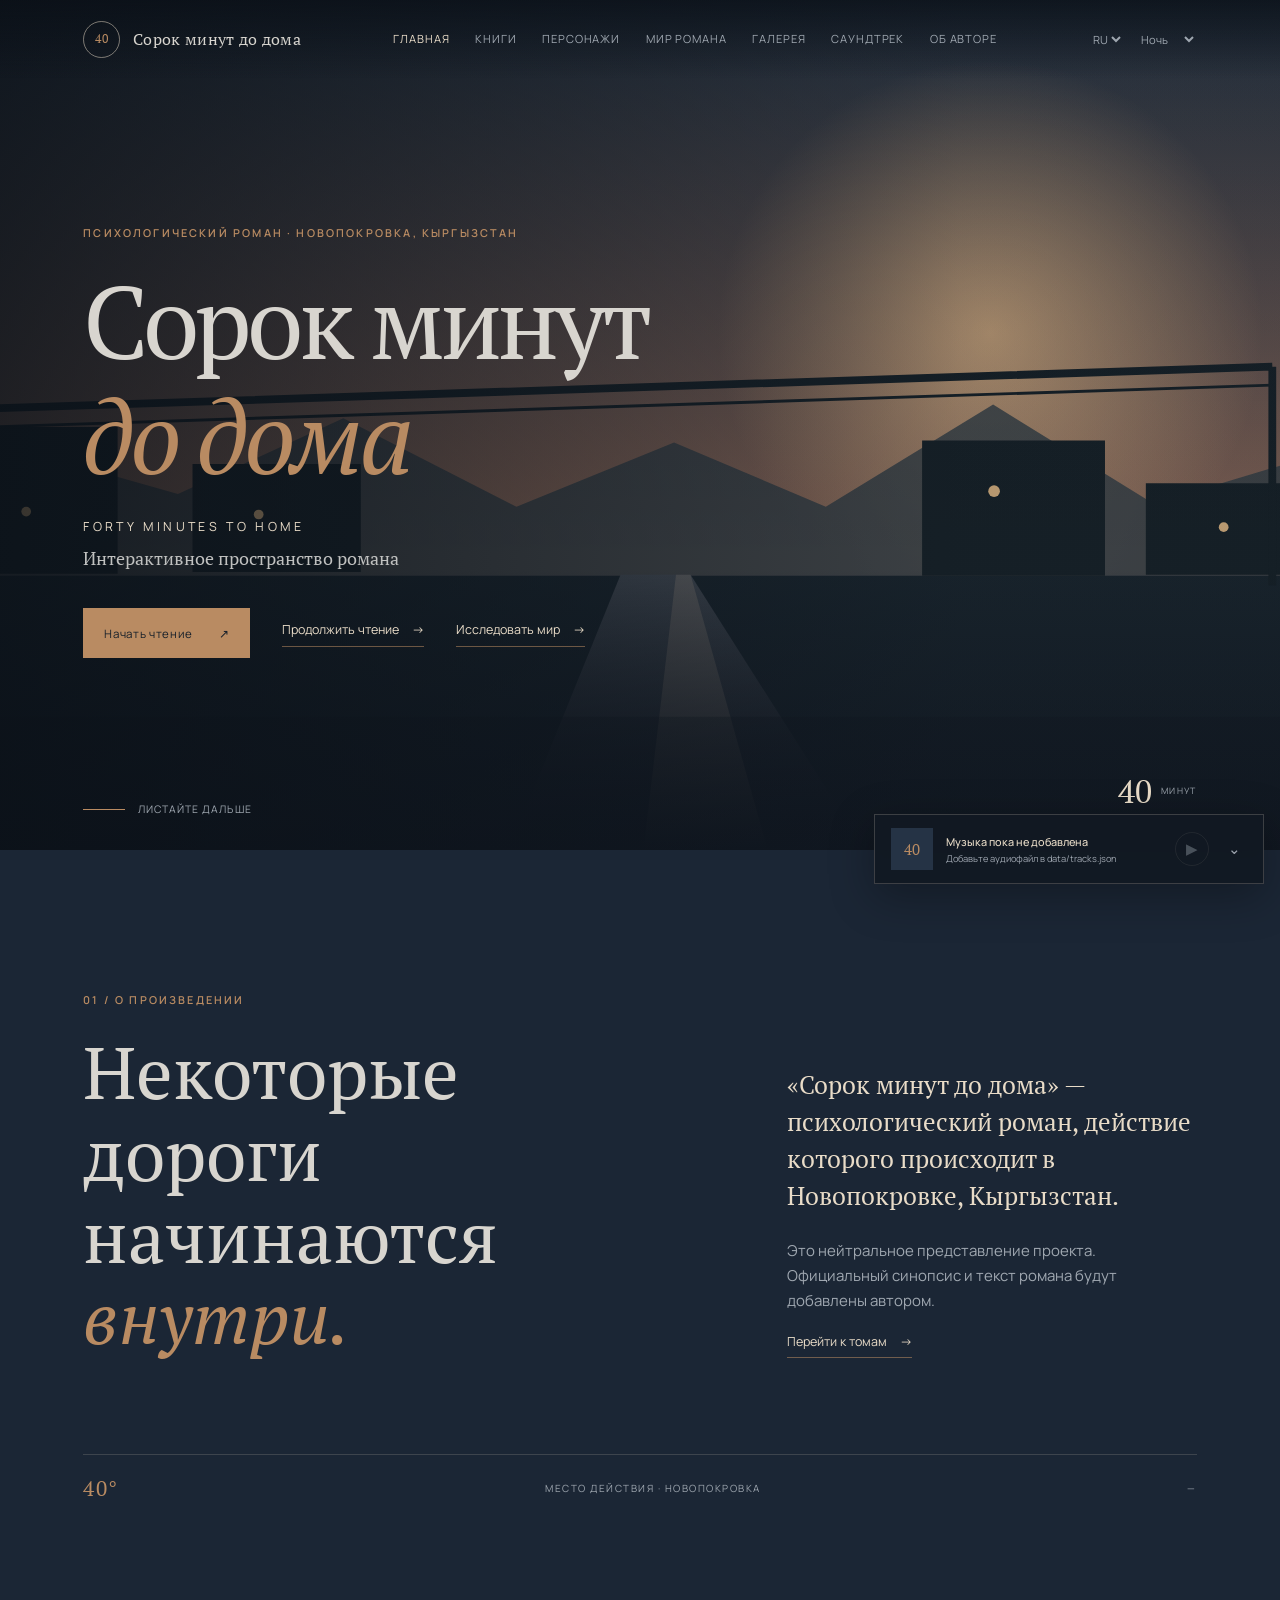
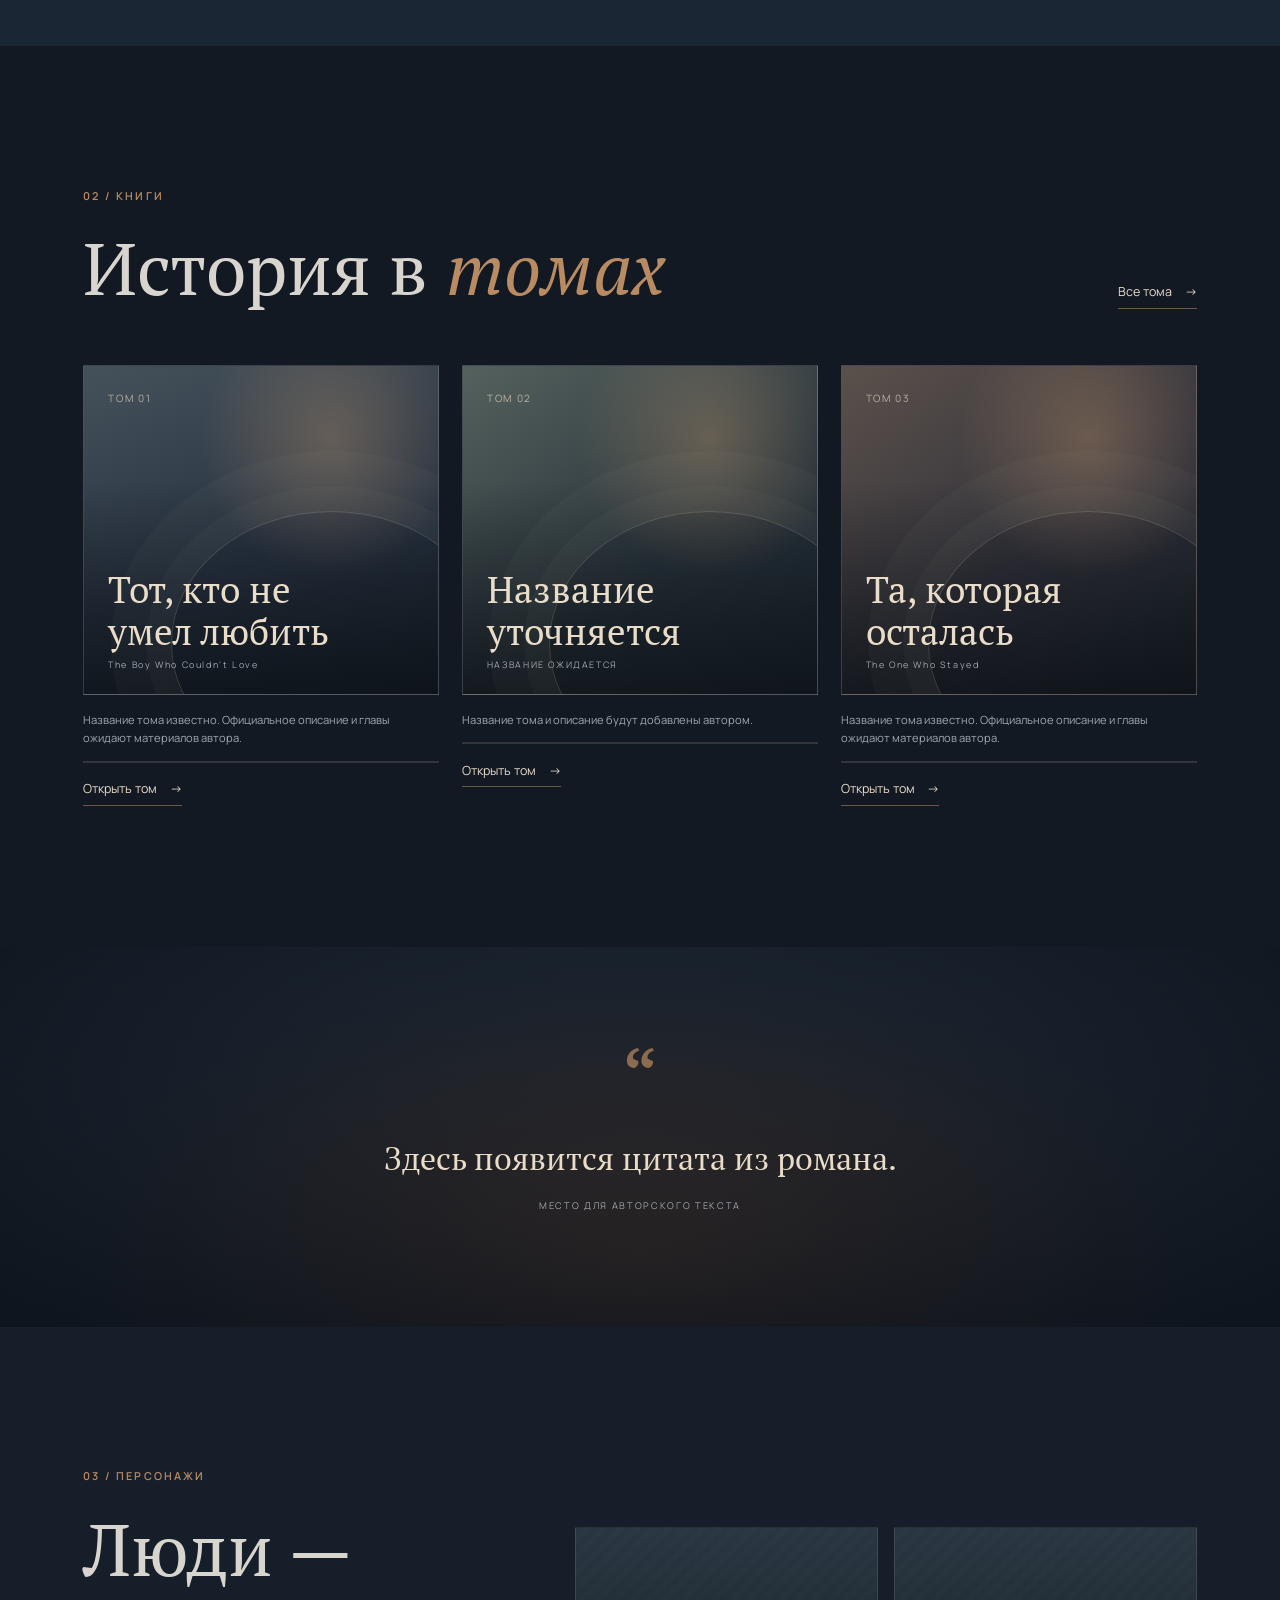
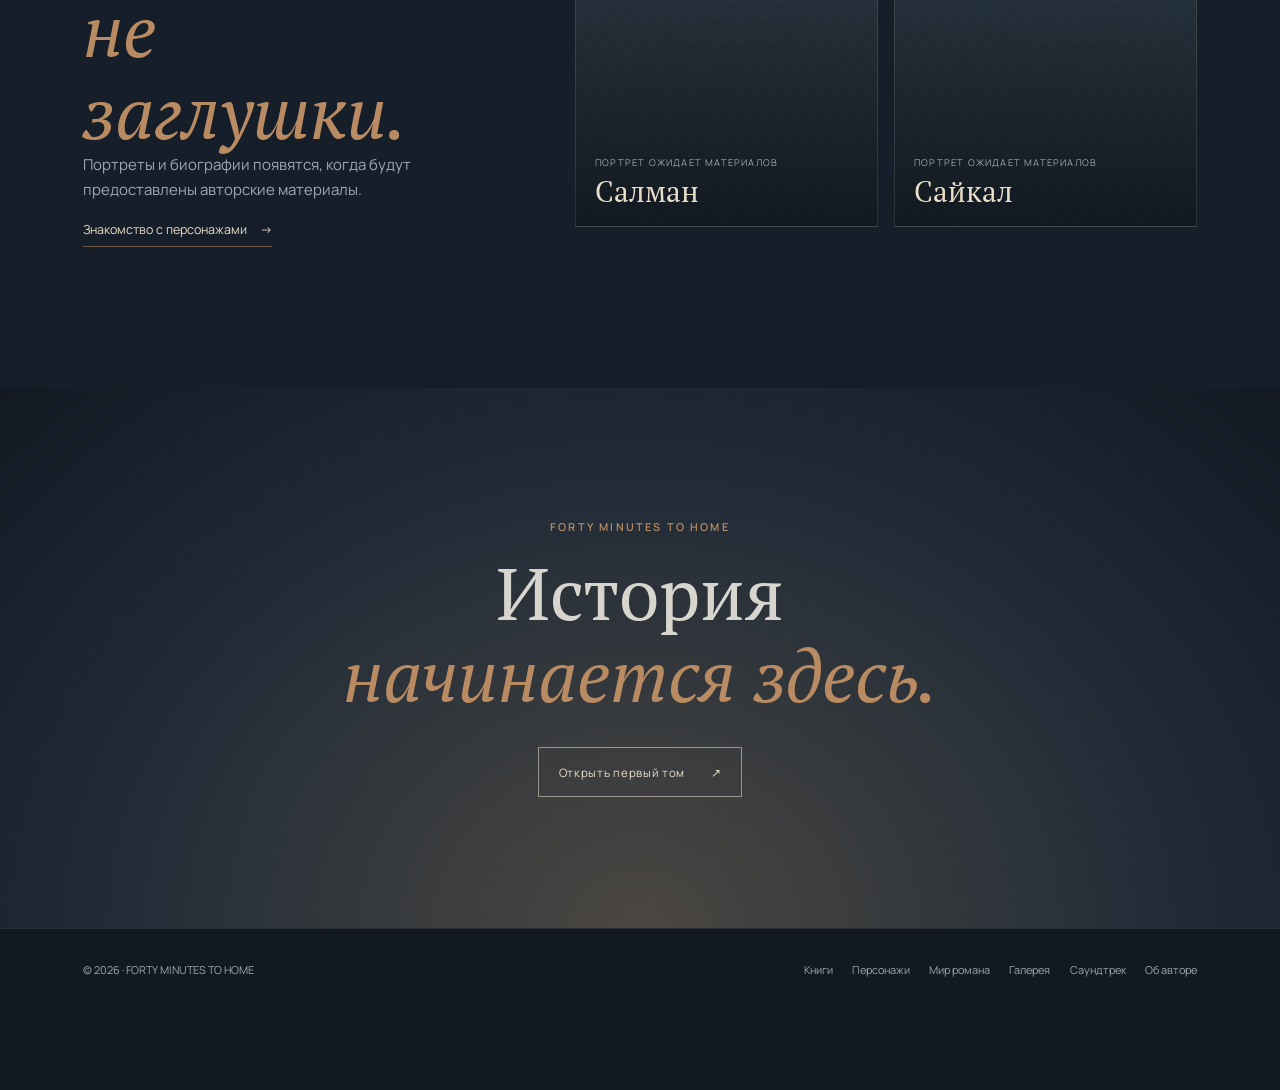
<file: index.html>
<!doctype html>
<html lang="ru">
<head>
  <meta charset="utf-8">
  <meta name="viewport" content="width=device-width, initial-scale=1">
  <meta name="theme-color" content="#121923">
  <meta name="description" content="Интерактивное пространство романа «Сорок минут до дома».">
  <title>Сорок минут до дома — Forty Minutes to Home</title>
  <link rel="preconnect" href="https://fonts.googleapis.com">
  <link rel="preconnect" href="https://fonts.gstatic.com" crossorigin>
  <link href="https://fonts.googleapis.com/css2?family=Manrope:wght@400;500;600;700&family=PT+Serif:wght@400;700&display=swap" rel="stylesheet">
  <link rel="stylesheet" href="style/style.css">
  <script type="module" src="js/main.js"></script>
</head>
<body data-page="home">
  <a class="skip-link" href="#main">Перейти к содержимому</a>
  <header id="site-header"></header>
  <main id="main">
    <section class="hero">
      <div class="hero-art" aria-hidden="true">
        <svg viewBox="0 0 1600 900" preserveAspectRatio="xMidYMid slice">
          <defs>
            <linearGradient id="sky" x2="0" y2="1"><stop stop-color="#28394b"/><stop offset=".58" stop-color="#8a695b"/><stop offset="1" stop-color="#d1a078"/></linearGradient>
            <linearGradient id="road" x2="0" y2="1"><stop stop-color="#48505a"/><stop offset="1" stop-color="#151d27"/></linearGradient>
            <radialGradient id="glow"><stop stop-color="#edc18e" stop-opacity=".8"/><stop offset="1" stop-color="#edc18e" stop-opacity="0"/></radialGradient>
          </defs>
          <rect width="1600" height="900" fill="url(#sky)"/>
          <circle cx="1160" cy="355" r="280" fill="url(#glow)"/>
          <path d="M0 540 170 477l155 44 170-78 178 91 162-66 156 66 172-105 165 102 272-82v250H0Z" fill="#34414a" opacity=".8"/>
          <path d="M0 605h1600v295H0Z" fill="#1b2730"/>
          <path d="M660 900 780 604h72L1040 900Z" fill="url(#road)"/>
          <path d="m802 900 35-296h15l83 296Z" fill="#b9a997" opacity=".28"/>
          <g fill="#18232a">
            <path d="M95 603V452h168v151Zm24-111h52v49h-52Zm86 0h37v49h-37Z"/>
            <path d="M340 601V490h173v111Zm22-76h49v41h-49Zm78 0h48v41h-48Z"/>
            <path d="M1090 605V466h188v139Zm20-95h59v47h-59Zm91 0h53v47h-53Z"/>
            <path d="M1320 604V510h184v94Zm24-63h52v35h-52Zm82 0h52v35h-52Z"/>
          </g>
          <g stroke="#18232a" stroke-width="8" fill="none"><path d="M70 413v210M1450 390v225M70 435l1380-45"/><path d="M70 454l1380-45" stroke-width="3"/></g>
          <g fill="#e6bd88"><circle cx="169" cy="539" r="5"/><circle cx="408" cy="542" r="5"/><circle cx="1164" cy="518" r="6"/><circle cx="1400" cy="555" r="5"/></g>
          <path d="M0 750h1600v150H0Z" fill="#101821" opacity=".35"/>
        </svg>
      </div>
      <div class="hero-shade"></div>
      <div class="hero-copy">
        <p class="eyebrow reveal">Психологический роман · Новопокровка, Кыргызстан</p>
        <h1 class="reveal">Сорок минут<br><em>до дома</em></h1>
        <p class="hero-english reveal">FORTY MINUTES TO HOME</p>
        <p class="hero-subtitle reveal">Интерактивное пространство романа</p>
        <div class="hero-actions reveal">
          <a class="button button-warm" href="reader.html">Начать чтение <span aria-hidden="true">↗</span></a>
          <a class="text-link" id="continue-reading" href="reader.html" hidden>Продолжить чтение <span aria-hidden="true">→</span></a>
          <a class="text-link" href="world.html">Исследовать мир <span aria-hidden="true">→</span></a>
        </div>
      </div>
      <a class="scroll-cue" href="#story"><span></span>Листайте дальше</a>
      <div class="hero-time" aria-label="Символические часы: сорок минут"><span>40</span><small>МИНУТ</small></div>
    </section>

    <section class="section story-section" id="story">
      <div class="section-kicker">01 / О ПРОИЗВЕДЕНИИ</div>
      <div class="story-grid">
        <h2>Некоторые дороги<br>начинаются <em>внутри.</em></h2>
        <div class="story-copy">
          <p class="lead">«Сорок минут до дома» — психологический роман, действие которого происходит в Новопокровке, Кыргызстан.</p>
          <p class="muted">Это нейтральное представление проекта. Официальный синопсис и текст романа будут добавлены автором.</p>
          <a class="text-link" href="books.html">Перейти к томам <span aria-hidden="true">→</span></a>
        </div>
      </div>
      <div class="story-rule"><span>40°</span><span>МЕСТО ДЕЙСТВИЯ · НОВОПОКРОВКА</span><span>—</span></div>
    </section>

    <section class="section volumes-section" id="volumes">
      <div class="section-heading">
        <div><div class="section-kicker">02 / КНИГИ</div><h2>История в <em>томах</em></h2></div>
        <a class="text-link" href="books.html">Все тома <span aria-hidden="true">→</span></a>
      </div>
      <div class="volume-grid" id="home-volumes"></div>
    </section>

    <section class="interlude">
      <div class="interlude-mark" aria-hidden="true">“</div>
      <p>Здесь появится цитата из романа.</p>
      <span>МЕСТО ДЛЯ АВТОРСКОГО ТЕКСТА</span>
    </section>

    <section class="section people-preview">
      <div class="section-kicker">03 / ПЕРСОНАЖИ</div>
      <div class="people-grid">
        <div><h2>Люди —<br><em>не заглушки.</em></h2><p class="muted">Портреты и биографии появятся, когда будут предоставлены авторские материалы.</p><a class="text-link" href="characters.html">Знакомство с персонажами <span aria-hidden="true">→</span></a></div>
        <div class="person-teasers" id="home-characters"></div>
      </div>
    </section>

    <section class="closing">
      <p class="eyebrow">FORTY MINUTES TO HOME</p>
      <h2>История<br><em>начинается здесь.</em></h2>
      <a class="button button-light" href="reader.html">Открыть первый том <span aria-hidden="true">↗</span></a>
    </section>
  </main>
  <footer id="site-footer"></footer>
  <div id="player-mount"></div>
</body>
</html>
</file>
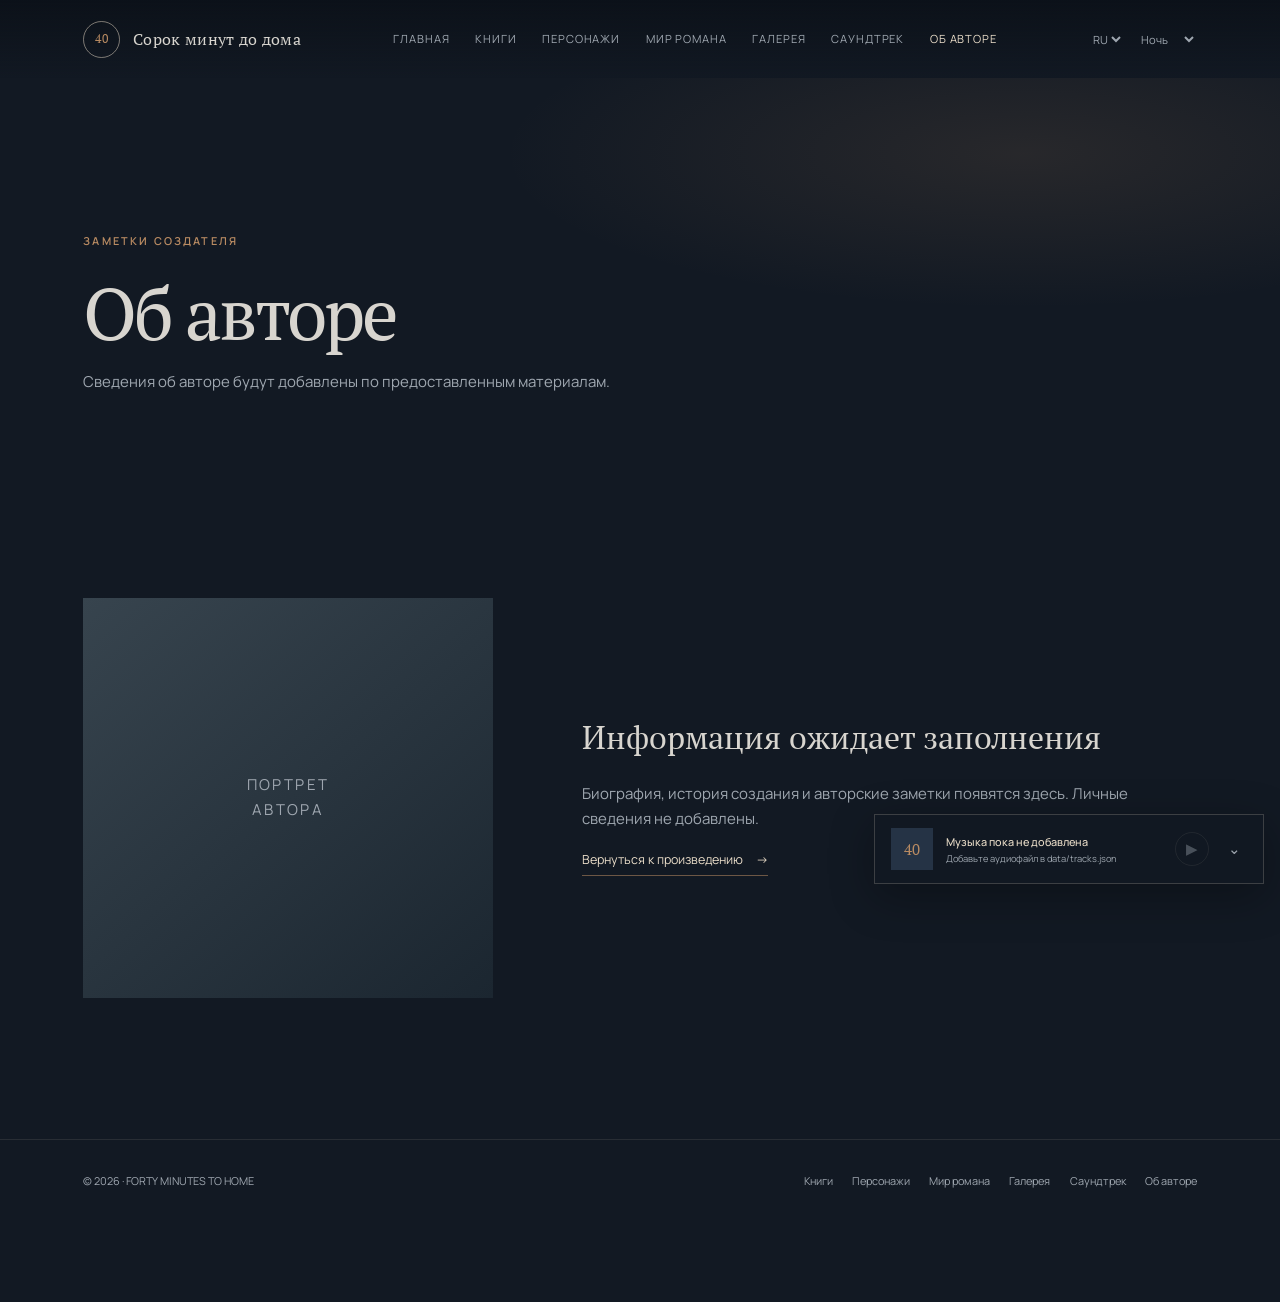
<file: author.html>
<!doctype html>
<html lang="ru"><head><meta charset="utf-8"><meta name="viewport" content="width=device-width, initial-scale=1"><meta name="theme-color" content="#121923"><title>Об авторе — Сорок минут до дома</title><link rel="preconnect" href="https://fonts.googleapis.com"><link rel="preconnect" href="https://fonts.gstatic.com" crossorigin><link href="https://fonts.googleapis.com/css2?family=Manrope:wght@400;500;600;700&family=PT+Serif:wght@400;700&display=swap" rel="stylesheet"><link rel="stylesheet" href="style/style.css"><script type="module" src="js/main.js"></script></head>
<body data-page="author"><a class="skip-link" href="#main">Перейти к содержимому</a><header id="site-header"></header><main id="main" class="page-main"><section class="page-intro"><p class="eyebrow">ЗАМЕТКИ СОЗДАТЕЛЯ</p><h1>Об авторе</h1><p>Сведения об авторе будут добавлены по предоставленным материалам.</p></section><section class="section author-card"><div class="portrait-placeholder" role="img" aria-label="Место для фотографии автора"><span>ПОРТРЕТ<br>АВТОРА</span></div><div><h2 id="author-name">Информация ожидает заполнения</h2><p class="muted" id="author-bio">Биография, история создания и авторские заметки появятся здесь. Личные сведения не добавлены.</p><a class="text-link" href="books.html">Вернуться к произведению <span aria-hidden="true">→</span></a></div></section></main><footer id="site-footer"></footer><div id="player-mount"></div></body></html>
</file>
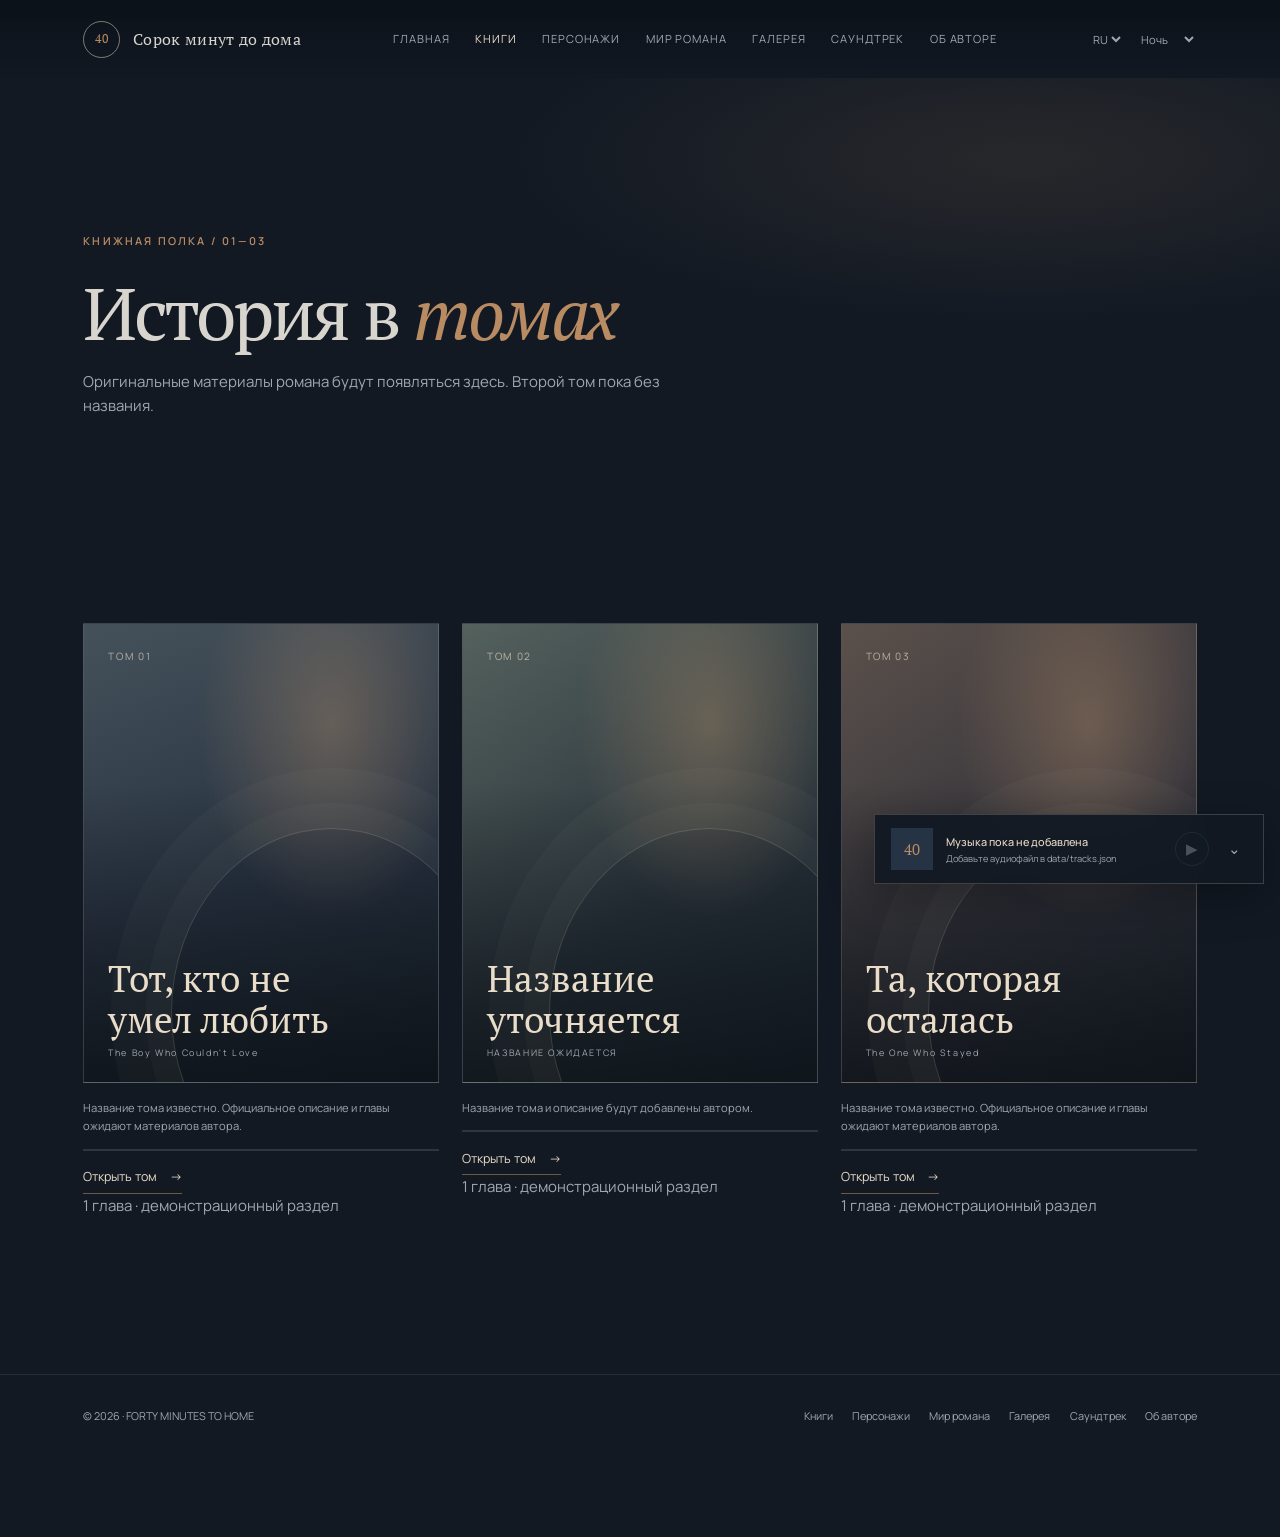
<file: books.html>
<!doctype html>
<html lang="ru"><head><meta charset="utf-8"><meta name="viewport" content="width=device-width, initial-scale=1"><meta name="theme-color" content="#121923"><title>Книги — Сорок минут до дома</title><link rel="preconnect" href="https://fonts.googleapis.com"><link rel="preconnect" href="https://fonts.gstatic.com" crossorigin><link href="https://fonts.googleapis.com/css2?family=Manrope:wght@400;500;600;700&family=PT+Serif:wght@400;700&display=swap" rel="stylesheet"><link rel="stylesheet" href="style/style.css"><script type="module" src="js/main.js"></script></head>
<body data-page="books"><a class="skip-link" href="#main">Перейти к содержимому</a><header id="site-header"></header><main id="main" class="page-main"><section class="page-intro"><p class="eyebrow">КНИЖНАЯ ПОЛКА / 01—03</p><h1>История в <em>томах</em></h1><p>Оригинальные материалы романа будут появляться здесь. Второй том пока без названия.</p></section><section class="section"><div class="volume-grid volume-grid-large" id="all-volumes"></div></section></main><footer id="site-footer"></footer><div id="player-mount"></div></body></html>
</file>
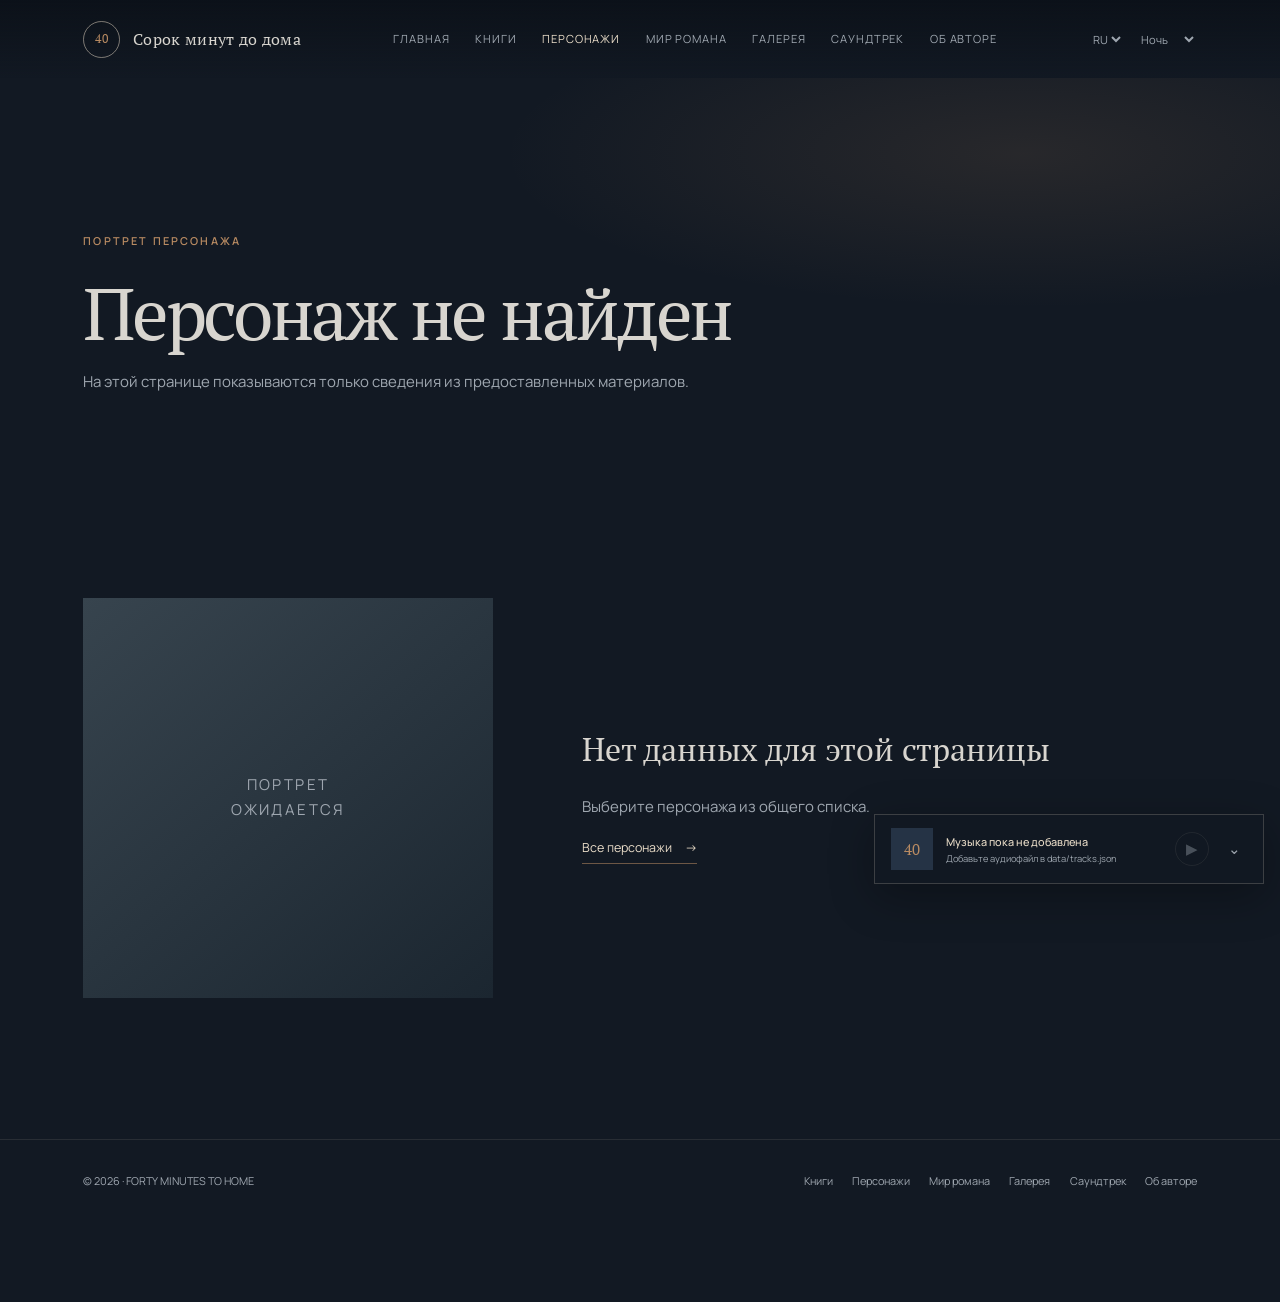
<file: character.html>
<!doctype html>
<html lang="ru"><head><meta charset="utf-8"><meta name="viewport" content="width=device-width, initial-scale=1"><meta name="theme-color" content="#121923"><title>Персонаж — Сорок минут до дома</title><link rel="preconnect" href="https://fonts.googleapis.com"><link rel="preconnect" href="https://fonts.gstatic.com" crossorigin><link href="https://fonts.googleapis.com/css2?family=Manrope:wght@400;500;600;700&family=PT+Serif:wght@400;700&display=swap" rel="stylesheet"><link rel="stylesheet" href="style/style.css"><script type="module" src="js/main.js"></script></head>
<body data-page="characters"><a class="skip-link" href="#main">Перейти к содержимому</a><header id="site-header"></header><main id="main" class="page-main"><section class="page-intro"><p class="eyebrow">ПОРТРЕТ ПЕРСОНАЖА</p><h1 id="character-title">Персонаж</h1><p>На этой странице показываются только сведения из предоставленных материалов.</p></section><section class="section author-card" id="character-detail"><div class="portrait-placeholder" role="img" aria-label="Место для портрета персонажа"><span>ПОРТРЕТ<br>ОЖИДАЕТСЯ</span></div><div><h2 id="character-name">Загружаем…</h2><p class="muted" id="character-bio"></p><p id="character-spoiler" class="muted"></p><a class="text-link" href="characters.html">Все персонажи <span aria-hidden="true">→</span></a></div></section></main><footer id="site-footer"></footer><div id="player-mount"></div></body></html>
</file>
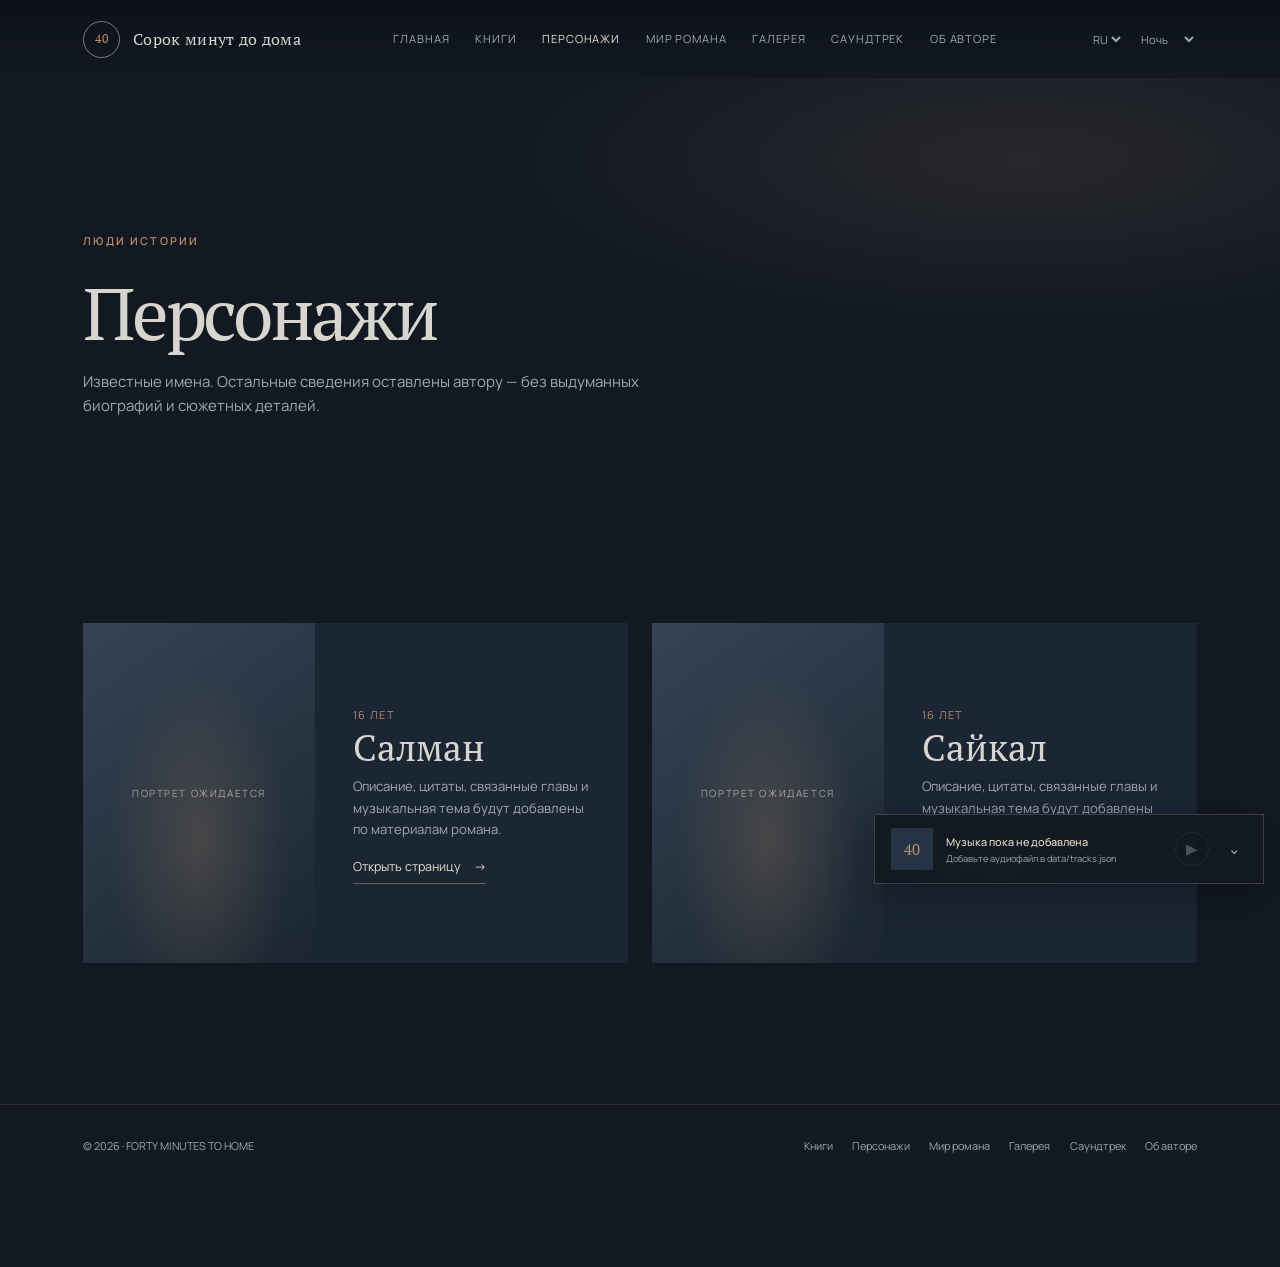
<file: characters.html>
<!doctype html>
<html lang="ru"><head><meta charset="utf-8"><meta name="viewport" content="width=device-width, initial-scale=1"><meta name="theme-color" content="#121923"><title>Персонажи — Сорок минут до дома</title><link rel="preconnect" href="https://fonts.googleapis.com"><link rel="preconnect" href="https://fonts.gstatic.com" crossorigin><link href="https://fonts.googleapis.com/css2?family=Manrope:wght@400;500;600;700&family=PT+Serif:wght@400;700&display=swap" rel="stylesheet"><link rel="stylesheet" href="style/style.css"><script type="module" src="js/main.js"></script></head>
<body data-page="characters"><a class="skip-link" href="#main">Перейти к содержимому</a><header id="site-header"></header><main id="main" class="page-main"><section class="page-intro"><p class="eyebrow">ЛЮДИ ИСТОРИИ</p><h1>Персонажи</h1><p>Известные имена. Остальные сведения оставлены автору — без выдуманных биографий и сюжетных деталей.</p></section><section class="section"><div id="character-list" class="character-grid"></div></section></main><footer id="site-footer"></footer><div id="player-mount"></div><script type="module" src="js/characters.js"></script></body></html>
</file>
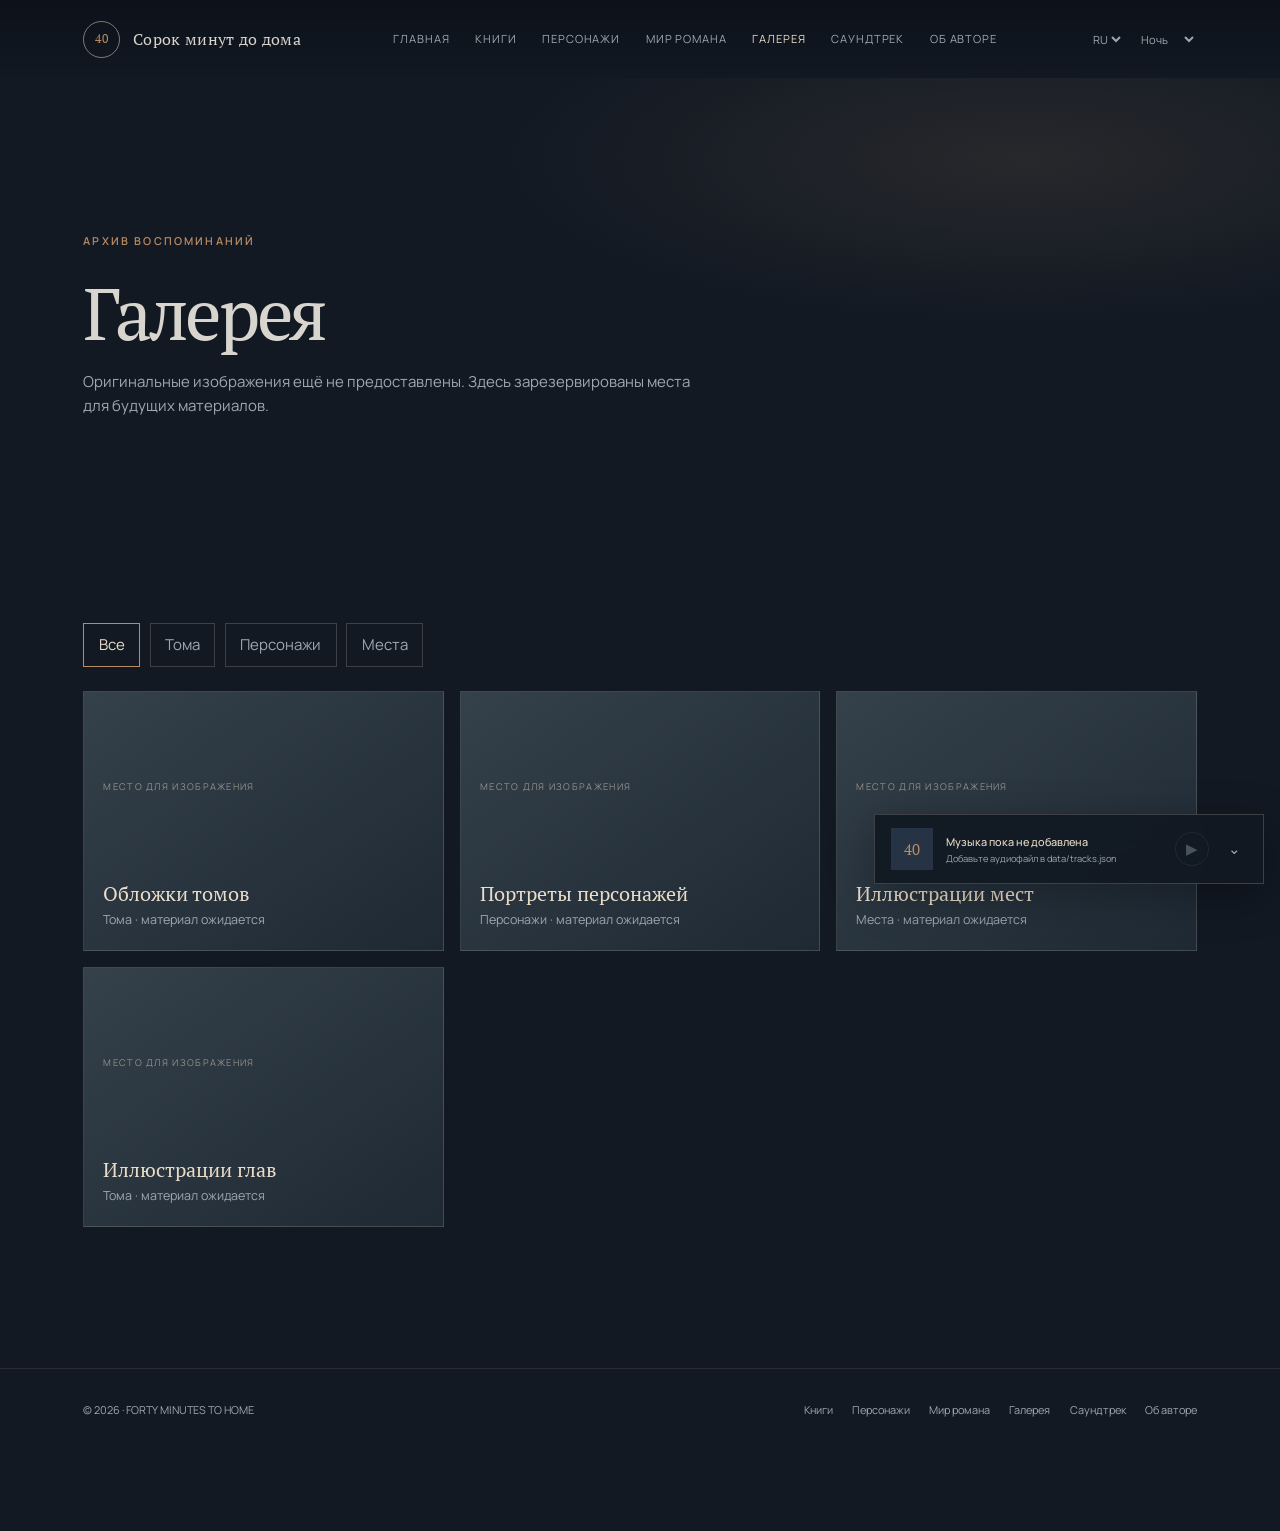
<file: gallery.html>
<!doctype html>
<html lang="ru"><head><meta charset="utf-8"><meta name="viewport" content="width=device-width, initial-scale=1"><meta name="theme-color" content="#121923"><title>Галерея — Сорок минут до дома</title><link rel="preconnect" href="https://fonts.googleapis.com"><link rel="preconnect" href="https://fonts.gstatic.com" crossorigin><link href="https://fonts.googleapis.com/css2?family=Manrope:wght@400;500;600;700&family=PT+Serif:wght@400;700&display=swap" rel="stylesheet"><link rel="stylesheet" href="style/style.css"><script type="module" src="js/main.js"></script></head>
<body data-page="gallery"><a class="skip-link" href="#main">Перейти к содержимому</a><header id="site-header"></header><main id="main" class="page-main"><section class="page-intro"><p class="eyebrow">АРХИВ ВОСПОМИНАНИЙ</p><h1>Галерея</h1><p>Оригинальные изображения ещё не предоставлены. Здесь зарезервированы места для будущих материалов.</p></section><section class="section"><div class="filter-row" id="gallery-filters" aria-label="Фильтр галереи"></div><div id="gallery-grid" class="gallery-grid"></div></section><dialog id="gallery-dialog" class="gallery-dialog"><button type="button" class="dialog-close" aria-label="Закрыть">×</button><div id="gallery-dialog-content"></div><div class="dialog-navigation"><button type="button" id="gallery-previous">←</button><span id="gallery-caption"></span><button type="button" id="gallery-next">→</button></div></dialog></main><footer id="site-footer"></footer><div id="player-mount"></div></body></html>
</file>
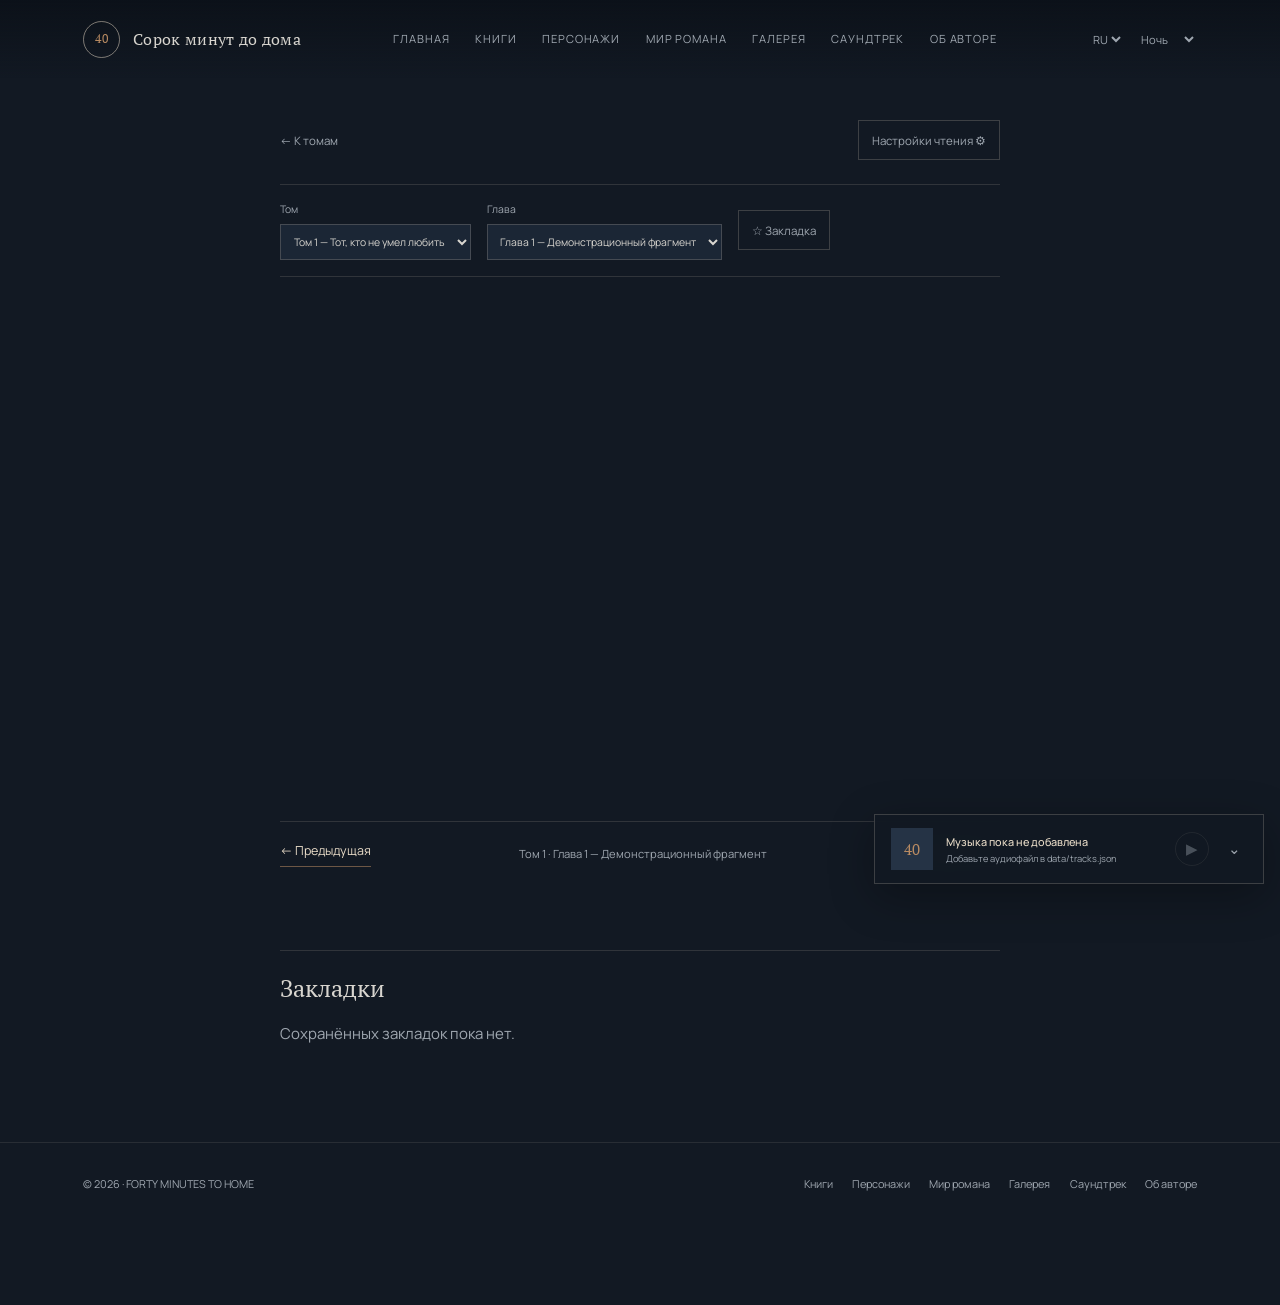
<file: reader.html>
<!doctype html>
<html lang="ru"><head><meta charset="utf-8"><meta name="viewport" content="width=device-width, initial-scale=1"><meta name="theme-color" content="#121923"><title>Читалка — Сорок минут до дома</title><link rel="preconnect" href="https://fonts.googleapis.com"><link rel="preconnect" href="https://fonts.gstatic.com" crossorigin><link href="https://fonts.googleapis.com/css2?family=Manrope:wght@400;500;600;700&family=PT+Serif:wght@400;700&display=swap" rel="stylesheet"><link rel="stylesheet" href="style/style.css"><link rel="stylesheet" href="style/reader.css"><script type="module" src="js/main.js"></script></head>
<body data-page="reader"><a class="skip-link" href="#main">Перейти к содержимому</a><header id="site-header"></header><main id="main" class="reader-shell">
  <div class="reader-top"><a class="back-link" href="books.html">← К томам</a><button class="icon-button" id="settings-toggle" aria-expanded="false" aria-controls="reader-settings">Настройки чтения <span aria-hidden="true">⚙</span></button></div>
  <aside class="reader-settings" id="reader-settings" hidden>
    <label>Размер текста <input id="font-size" type="range" min="16" max="26" value="20"></label>
    <label>Межстрочный интервал <input id="line-height" type="range" min="14" max="22" value="18"></label>
    <label>Ширина колонки <input id="column-width" type="range" min="560" max="900" value="720"></label>
    <label>Шрифт <select id="reader-font"><option value="serif">PT Serif</option><option value="sans">Manrope</option></select></label>
    <label>Тема <select id="reader-theme"><option value="night">Ночная</option><option value="paper">Бумага</option><option value="sepia">Сепия</option></select></label>
    <button class="text-link" id="focus-mode" type="button">Режим концентрации</button><button class="text-link" id="fullscreen" type="button">На весь экран</button>
  </aside>
  <div class="reader-controls"><label>Том <select id="volume-select" aria-label="Выбрать том"></select></label><label>Глава <select id="chapter-select" aria-label="Выбрать главу"></select></label><button id="bookmark-toggle" class="icon-button" type="button">☆ Закладка</button></div>
  <section class="reader-content" id="reader-content" aria-live="polite"><p class="loading-state">Загружаем главу…</p></section>
  <nav class="chapter-navigation" aria-label="Навигация по главам"><button id="previous-chapter" class="text-link" type="button">← Предыдущая</button><span id="chapter-counter"></span><button id="next-chapter" class="text-link" type="button">Следующая →</button></nav>
  <section class="bookmark-list"><h2>Закладки</h2><div id="bookmarks"></div></section>
</main><footer id="site-footer"></footer><div id="player-mount"></div></body></html>
</file>
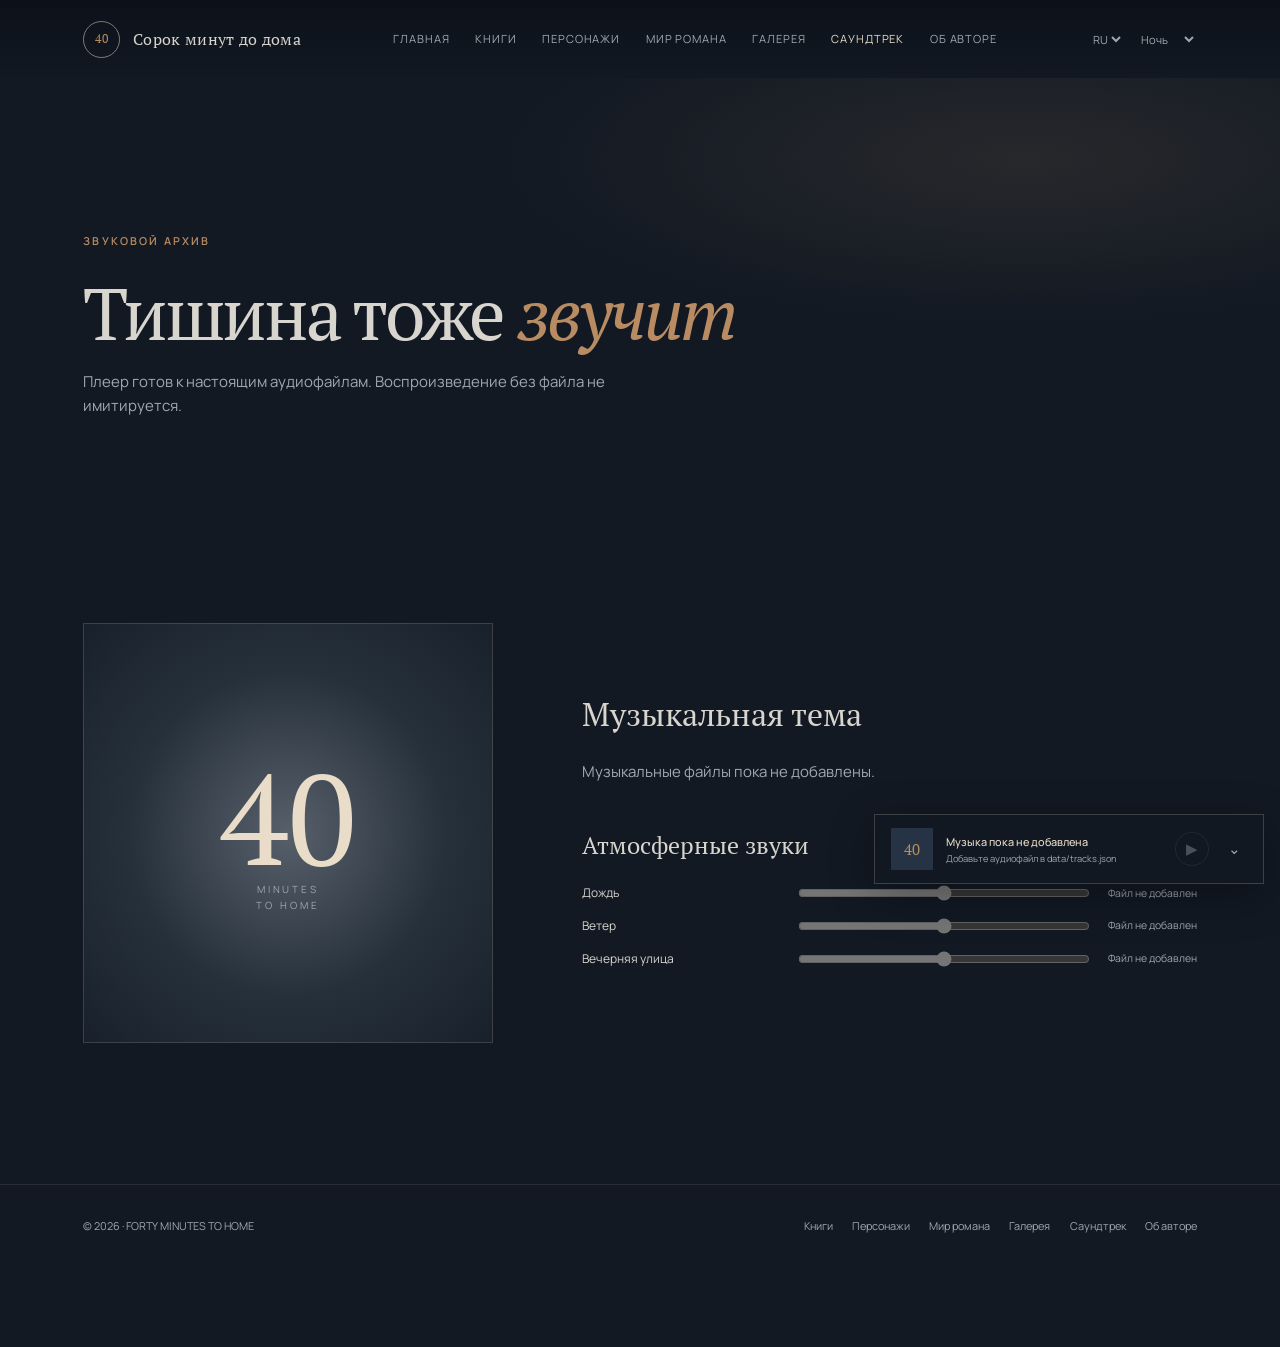
<file: soundtrack.html>
<!doctype html>
<html lang="ru"><head><meta charset="utf-8"><meta name="viewport" content="width=device-width, initial-scale=1"><meta name="theme-color" content="#121923"><title>Саундтрек — Сорок минут до дома</title><link rel="preconnect" href="https://fonts.googleapis.com"><link rel="preconnect" href="https://fonts.gstatic.com" crossorigin><link href="https://fonts.googleapis.com/css2?family=Manrope:wght@400;500;600;700&family=PT+Serif:wght@400;700&display=swap" rel="stylesheet"><link rel="stylesheet" href="style/style.css"><script type="module" src="js/main.js"></script></head>
<body data-page="soundtrack"><a class="skip-link" href="#main">Перейти к содержимому</a><header id="site-header"></header><main id="main" class="page-main"><section class="page-intro"><p class="eyebrow">ЗВУКОВОЙ АРХИВ</p><h1>Тишина тоже <em>звучит</em></h1><p>Плеер готов к настоящим аудиофайлам. Воспроизведение без файла не имитируется.</p></section><section class="section soundtrack-layout"><div class="soundtrack-art" aria-hidden="true"><span>40</span><small>MINUTES<br>TO HOME</small></div><div><h2>Музыкальная тема</h2><p class="muted" id="playlist-status">Музыкальные файлы пока не добавлены.</p><div id="playlist" class="playlist"></div><h3>Атмосферные звуки</h3><div class="sound-layers"><label>Дождь <input type="range" disabled aria-label="Громкость дождя"><span>Файл не добавлен</span></label><label>Ветер <input type="range" disabled aria-label="Громкость ветра"><span>Файл не добавлен</span></label><label>Вечерняя улица <input type="range" disabled aria-label="Громкость вечерней улицы"><span>Файл не добавлен</span></label></div></div></section></main><footer id="site-footer"></footer><div id="player-mount"></div></body></html>
</file>
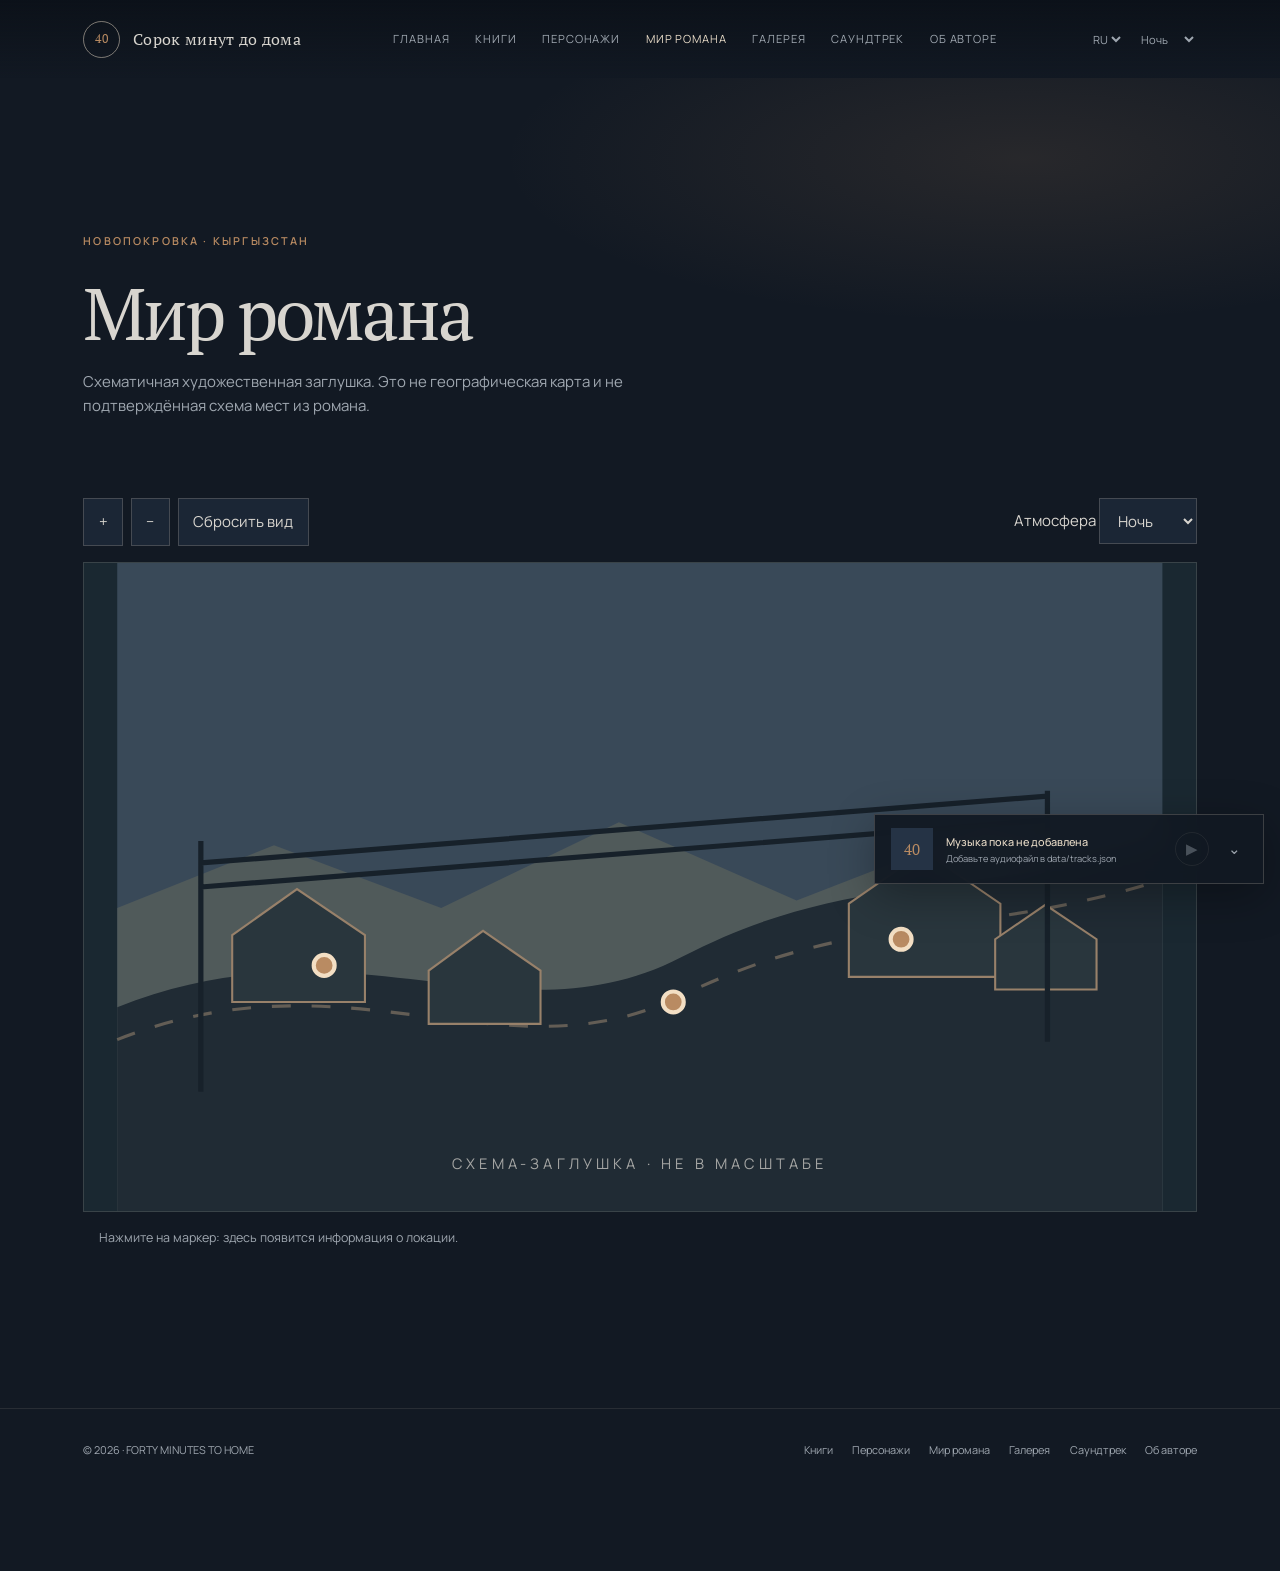
<file: world.html>
<!doctype html>
<html lang="ru"><head><meta charset="utf-8"><meta name="viewport" content="width=device-width, initial-scale=1"><meta name="theme-color" content="#121923"><title>Мир романа — Сорок минут до дома</title><link rel="preconnect" href="https://fonts.googleapis.com"><link rel="preconnect" href="https://fonts.gstatic.com" crossorigin><link href="https://fonts.googleapis.com/css2?family=Manrope:wght@400;500;600;700&family=PT+Serif:wght@400;700&display=swap" rel="stylesheet"><link rel="stylesheet" href="style/style.css"><script type="module" src="js/main.js"></script></head>
<body data-page="world"><a class="skip-link" href="#main">Перейти к содержимому</a><header id="site-header"></header><main id="main" class="page-main"><section class="page-intro"><p class="eyebrow">НОВОПОКРОВКА · КЫРГЫЗСТАН</p><h1>Мир романа</h1><p>Схематичная художественная заглушка. Это не географическая карта и не подтверждённая схема мест из романа.</p></section><section class="section map-section"><div class="map-toolbar"><div><button type="button" id="map-zoom-in" aria-label="Приблизить">+</button><button type="button" id="map-zoom-out" aria-label="Отдалить">−</button><button type="button" id="map-reset">Сбросить вид</button></div><label>Атмосфера <select id="map-atmosphere"><option value="night">Ночь</option><option value="sunset">Закат</option><option value="rain">Дождь</option></select></label></div><div class="map-viewport" id="map-viewport" tabindex="0" aria-label="Схематичная интерактивная карта. Перетаскивайте для перемещения."><svg id="map-art" viewBox="0 0 1000 620" role="img" aria-label="Схематичная иллюстрация сельской улицы"><rect width="1000" height="620" class="map-sky"/><path class="map-land" d="M0 330 150 270l160 60 170-82 170 75 180-70 170 50v317H0Z"/><path class="map-road" d="M0 425c225-90 374 38 540-48s274-53 460-111v354H0Z"/><path class="map-road-line" d="M0 456c222-88 370 41 540-42s276-53 460-111"/><g class="map-houses"><path d="m110 356 62-44 65 44v64H110z"/><path d="m298 390 52-38 55 38v51H298z"/><path d="m700 326 72-50 73 50v70H700z"/><path d="m840 360 48-33 49 33v48h-97z"/></g><g class="map-poles"><path d="M80 266v240M890 218v240M80 287l810-64M80 310l810-64"/></g><g class="map-markers"><circle class="map-marker" cx="198" cy="385" r="10" tabindex="0" role="button" data-label="Место для будущей локации" aria-label="Место для будущей локации"/><circle class="map-marker" cx="750" cy="360" r="10" tabindex="0" role="button" data-label="Место для будущей локации" aria-label="Место для будущей локации"/><circle class="map-marker" cx="532" cy="420" r="10" tabindex="0" role="button" data-label="Место для будущей локации" aria-label="Место для будущей локации"/></g><text x="500" y="580" text-anchor="middle" class="map-label">СХЕМА-ЗАГЛУШКА · НЕ В МАСШТАБЕ</text></svg></div><div class="map-note" id="map-note" aria-live="polite">Нажмите на маркер: здесь появится информация о локации.</div></section></main><footer id="site-footer"></footer><div id="player-mount"></div></body></html>
</file>
<file: style/style.css>
:root {
  color-scheme: dark;
  --bg: #121923;
  --surface: #1b2635;
  --surface-light: #253345;
  --twilight: #34465d;
  --warm: #b98b62;
  --paper: #e9dcc8;
  --green: #788b81;
  --text: #d8d5cf;
  --muted: #9fa7b0;
  --overlay: rgba(8, 13, 21, .65);
  --serif: "PT Serif", Georgia, serif;
  --sans: "Manrope", "Segoe UI", sans-serif;
  --page-gutter: clamp(1.25rem, 6.5vw, 7.5rem);
}
* { box-sizing: border-box; }
html { scroll-behavior: smooth; scroll-padding-top: 6rem; }
body { margin: 0; background: var(--bg); color: var(--text); font-family: var(--sans); font-size: 15px; line-height: 1.65; }
body[data-atmosphere="sunset"] { --bg: #211d1c; --surface: #302622; --surface-light: #49372d; --twilight: #765548; --warm: #d5a477; }
body[data-atmosphere="rain"] { --bg: #111b23; --surface: #1a2a32; --surface-light: #263943; --twilight: #38505a; --warm: #9a9e91; }
body[data-atmosphere="silence"] { --bg: #17191b; --surface: #222528; --surface-light: #303437; --twilight: #44494b; --warm: #b0a18e; }
a { color: inherit; text-decoration: none; }
button, select, input { font: inherit; }
button { color: inherit; }
img, svg { max-width: 100%; }
::selection { color: var(--bg); background: var(--warm); }
:focus-visible { outline: 2px solid var(--warm); outline-offset: 4px; }
.skip-link { position: fixed; z-index: 100; top: .75rem; left: .75rem; padding: .7rem 1rem; background: var(--paper); color: var(--bg); transform: translateY(-160%); }
.skip-link:focus { transform: translateY(0); }
.visually-hidden { position: absolute; width: 1px; height: 1px; padding: 0; margin: -1px; overflow: hidden; clip: rect(0,0,0,0); white-space: nowrap; border: 0; }
.runtime-error { position: fixed; z-index: 80; inset: auto 1rem 5.5rem; max-width: 520px; margin: auto; padding: .8rem 1rem; border: 1px solid #bb806d; background: #2b2020; color: #f1c4b7; font-size: .75rem; }
.site-header { position: fixed; z-index: 30; inset: 0 0 auto; display: flex; align-items: center; justify-content: space-between; min-height: 78px; padding: 0 var(--page-gutter); background: linear-gradient(180deg, rgba(10,15,22,.75), transparent); transition: background .25s, min-height .25s; }
.site-header.is-scrolled { min-height: 66px; background: rgba(18,25,35,.94); backdrop-filter: blur(12px); }
.brand { display: flex; align-items: center; gap: .8rem; font-family: var(--serif); font-size: 1rem; letter-spacing: .02em; }
.brand-mark { display: grid; place-items: center; width: 37px; height: 37px; border: 1px solid rgba(233,220,200,.5); border-radius: 50%; color: var(--warm); font-size: .75rem; }
.primary-nav { display: flex; align-items: center; gap: clamp(.85rem, 2vw, 2rem); }
.primary-nav a, .header-tools button { color: var(--muted); font-size: .7rem; letter-spacing: .08em; text-transform: uppercase; transition: color .2s; }
.primary-nav a:hover, .primary-nav a[aria-current="page"], .header-tools button:hover { color: var(--paper); }
.header-tools { display: flex; gap: .8rem; align-items: center; }
.header-tools select { max-width: 110px; border: 0; background: transparent; color: var(--muted); font-size: .7rem; }
.header-tools button, .menu-toggle { padding: .5rem; border: 0; background: transparent; cursor: pointer; }
.menu-toggle { display: none; }
.hero { position: relative; display: grid; min-height: min(850px, 100svh); align-items: center; overflow: hidden; isolation: isolate; }
.hero-art, .hero-shade { position: absolute; z-index: -2; inset: 0; }
.hero-art { transform: scale(1.03); animation: art-drift 24s ease-in-out infinite alternate; }
.hero-art svg { width: 100%; height: 100%; object-fit: cover; }
.hero-shade { z-index: -1; background: linear-gradient(90deg, rgba(10,16,23,.8), rgba(10,16,23,.2) 75%), linear-gradient(0deg, var(--bg), transparent 33%, rgba(8,13,21,.16)); }
.hero-copy { width: min(850px, 100%); margin-left: var(--page-gutter); padding: 7rem 1rem 5rem 0; }
.eyebrow, .section-kicker { margin: 0 0 1.4rem; color: var(--warm); font-size: .68rem; font-weight: 600; letter-spacing: .2em; text-transform: uppercase; }
h1, h2, h3, p { margin-top: 0; }
h1, h2, h3 { font-family: var(--serif); font-weight: 400; line-height: 1.12; }
h1 { margin-bottom: 1rem; font-size: clamp(3.4rem, 8vw, 7.8rem); letter-spacing: -.045em; }
h1 em, h2 em { color: var(--warm); font-weight: 400; }
.hero-english { margin: 1.5rem 0 .4rem; color: var(--paper); font-size: .78rem; letter-spacing: .27em; }
.hero-subtitle { color: #c0c1c0; font-family: var(--serif); font-size: 1.1rem; }
.hero-actions { display: flex; align-items: center; gap: 2rem; margin-top: 2.2rem; }
.button { display: inline-flex; align-items: center; justify-content: center; gap: 1.6rem; min-height: 50px; padding: .85rem 1.25rem; border: 1px solid transparent; font-size: .72rem; letter-spacing: .06em; transition: transform .2s, background .2s, border-color .2s; }
.button:hover { transform: translateY(-2px); }
.button-warm { background: var(--warm); color: #17202a; }
.button-light { border-color: rgba(233,220,200,.56); color: var(--paper); }
.button-light:hover { background: rgba(233,220,200,.1); }
.text-link { display: inline-flex; gap: .8rem; align-items: center; padding: 0 0 .3rem; border: 0; border-bottom: 1px solid rgba(185,139,98,.55); background: transparent; color: var(--paper); font-size: .78rem; cursor: pointer; transition: color .2s, border-color .2s; }
.text-link:hover { color: var(--warm); border-color: var(--warm); }
.scroll-cue { position: absolute; bottom: 2rem; left: var(--page-gutter); display: flex; align-items: center; gap: .8rem; color: var(--muted); font-size: .65rem; letter-spacing: .1em; text-transform: uppercase; }
.scroll-cue span { width: 42px; height: 1px; background: var(--warm); }
.hero-time { position: absolute; right: var(--page-gutter); bottom: 2rem; display: flex; align-items: center; gap: .55rem; color: var(--paper); }
.hero-time span { font-family: var(--serif); font-size: 2rem; }
.hero-time small { color: var(--muted); font-size: .55rem; letter-spacing: .16em; }
.section { padding: clamp(5rem, 11vw, 10rem) var(--page-gutter); }
.story-section { background: var(--surface); }
.story-grid { display: grid; grid-template-columns: 1.2fr .8fr; gap: 7vw; align-items: end; }
.story-grid h2, .section-heading h2, .people-grid h2, .closing h2, .page-intro h1 { margin-bottom: 0; font-size: clamp(2.6rem, 5.7vw, 5.5rem); }
.story-copy { max-width: 470px; }
.lead { color: var(--paper); font-family: var(--serif); font-size: clamp(1.2rem, 2vw, 1.55rem); line-height: 1.5; }
.muted { color: var(--muted); }
.story-rule { display: flex; justify-content: space-between; align-items: center; margin-top: 6rem; padding-top: 1rem; border-top: 1px solid rgba(233,220,200,.16); color: var(--muted); font-size: .62rem; letter-spacing: .15em; }
.story-rule span:first-child { color: var(--warm); font-family: var(--serif); font-size: 1.3rem; }
.section-heading { display: flex; align-items: end; justify-content: space-between; gap: 2rem; margin-bottom: 3.5rem; }
.volume-grid { display: grid; grid-template-columns: repeat(3, minmax(0,1fr)); gap: 1.4rem; }
.volume-card { min-width: 0; }
.cover-art { position: relative; display: flex; min-height: 330px; flex-direction: column; justify-content: space-between; overflow: hidden; padding: 1.5rem; border: 1px solid rgba(233,220,200,.14); background: linear-gradient(160deg,#45515a,#283342 55%,#18212b); isolation: isolate; transition: transform .3s, border-color .3s; }
.cover-art::before, .cover-art::after { position: absolute; z-index: -1; content: ""; }
.cover-art::before { inset: 0; background: radial-gradient(ellipse at 70% 22%, rgba(216,167,118,.3), transparent 38%), linear-gradient(0deg,rgba(10,15,20,.72),transparent 65%); }
.cover-art::after { right: -15%; bottom: -25%; width: 90%; height: 80%; border: 1px solid rgba(233,220,200,.18); border-radius: 50%; box-shadow: 0 0 0 25px rgba(233,220,200,.025), 0 0 0 60px rgba(233,220,200,.025); }
.cover-art[data-volume="2"] { background: linear-gradient(145deg,#55615d,#29343c 58%,#1b252e); }
.cover-art[data-volume="3"] { background: linear-gradient(145deg,#5b514b,#31313a 58%,#1c232b); }
.cover-number { color: rgba(233,220,200,.7); font-size: .63rem; letter-spacing: .17em; }
.cover-title { max-width: 13ch; color: var(--paper); font-family: var(--serif); font-size: clamp(1.6rem, 3vw, 2.3rem); line-height: 1.12; }
.cover-title small { display: block; margin-top: .5rem; color: var(--muted); font-family: var(--sans); font-size: .56rem; letter-spacing: .18em; }
.volume-meta { display: flex; align-items: center; justify-content: space-between; gap: .5rem; margin-top: 1rem; }
.volume-meta p { margin: 0; color: var(--muted); font-size: .7rem; }
.volume-card .text-link { margin-top: .8rem; }
.volume-card:hover .cover-art { transform: translateY(-4px); border-color: rgba(185,139,98,.6); }
.volume-progress { width: 100%; height: 2px; margin: .8rem 0 .25rem; background: rgba(233,220,200,.15); }
.volume-progress span { display: block; height: 100%; background: var(--warm); }
.interlude { display: grid; min-height: 380px; place-content: center; padding: 4rem var(--page-gutter); background: linear-gradient(rgba(8,13,21,.46),rgba(8,13,21,.8)), radial-gradient(ellipse at 50% 80%,#755a49,#283543 65%,#17212c); text-align: center; }
.interlude-mark { color: var(--warm); font-family: var(--serif); font-size: 5rem; line-height: .6; opacity: .7; }
.interlude p { margin: 1.5rem 0 .8rem; color: var(--paper); font-family: var(--serif); font-size: clamp(1.4rem,3vw,2rem); }
.interlude span { color: var(--muted); font-size: .58rem; letter-spacing: .18em; }
.people-preview { background: #151e29; }
.people-grid { display: grid; grid-template-columns: .8fr 1.2fr; gap: 6vw; align-items: center; }
.person-teasers { display: grid; grid-template-columns: 1fr 1fr; gap: 1rem; }
.person-teaser { display: grid; min-height: 300px; align-content: end; padding: 1.2rem; background: linear-gradient(0deg,rgba(9,14,20,.75),rgba(33,47,58,.22)), repeating-linear-gradient(135deg,#293540,#293540 1px,#313e48 1px,#313e48 2px); border: 1px solid rgba(233,220,200,.12); }
.person-teaser span { color: var(--muted); font-size: .58rem; letter-spacing: .13em; }
.person-teaser h3 { margin: .3rem 0 0; color: var(--paper); font-size: 1.8rem; }
.closing { display: grid; min-height: 540px; align-content: center; justify-items: center; padding: 5rem var(--page-gutter); background: radial-gradient(ellipse at 50% 100%, #4b4742, #202b37 60%, #121923); text-align: center; }
.closing h2 { margin: 0 0 2rem; }
.closing .eyebrow { margin-bottom: 1rem; }
.page-main { min-height: 75vh; padding-top: 78px; }
.page-intro { padding: clamp(6rem, 12vw, 10rem) var(--page-gutter) 3rem; background: radial-gradient(ellipse at 80% 20%,rgba(185,139,98,.13),transparent 36%); }
.page-intro h1 { margin-bottom: 1rem; }
.page-intro > p:last-child { max-width: 620px; color: var(--muted); }
.volume-grid-large { grid-template-columns: repeat(3,minmax(0,1fr)); }
.volume-grid-large .cover-art { min-height: 460px; }
.character-grid { display: grid; grid-template-columns: repeat(2,minmax(0,1fr)); gap: 1.5rem; }
.character-card { display: grid; grid-template-columns: .85fr 1.15fr; min-height: 340px; background: var(--surface); }
.character-art { display: grid; place-content: center; min-height: 300px; background: radial-gradient(ellipse at 50% 65%,rgba(185,139,98,.22),transparent 56%), linear-gradient(145deg,#354353,#1b2632); color: rgba(233,220,200,.65); text-align: center; font-size: .62rem; letter-spacing: .16em; }
.character-info { align-self: center; padding: clamp(1.2rem,3vw,2.5rem); }
.character-info h2 { margin-bottom: .5rem; font-size: 2.3rem; }
.character-info p { color: var(--muted); font-size: .82rem; }
.character-info .age { color: var(--warm); font-size: .68rem; letter-spacing: .12em; text-transform: uppercase; }
.map-section { padding-top: 1rem; }
.map-toolbar { display: flex; justify-content: space-between; gap: 1rem; margin-bottom: 1rem; }
.map-toolbar button, .map-toolbar select { padding: .65rem .9rem; border: 1px solid rgba(233,220,200,.2); background: var(--surface); color: var(--text); cursor: pointer; }
.map-toolbar > div { display: flex; gap: .5rem; }
.map-viewport { position: relative; height: clamp(360px,60vw,650px); overflow: hidden; border: 1px solid rgba(233,220,200,.15); background: #1a2831; cursor: grab; touch-action: none; }
.map-viewport:active { cursor: grabbing; }
#map-art { width: 100%; height: 100%; transition: filter .3s; }
#map-art.is-sunset { filter: sepia(.25) brightness(1.15); }
#map-art.is-rain { filter: saturate(.55) brightness(.75) hue-rotate(10deg); }
.map-sky { fill: #394958; }
.map-land { fill: #5a625c; opacity: .7; }
.map-road { fill: #202b34; }
.map-road-line { fill: none; stroke: #a69076; stroke-width: 3; stroke-dasharray: 18 20; opacity: .5; }
.map-houses { fill: #29363d; stroke: #98816a; stroke-width: 2; }
.map-poles { fill: none; stroke: #17212a; stroke-width: 5; }
.map-markers circle { fill: var(--warm); stroke: #f3dfc4; stroke-width: 4; cursor: pointer; }
.map-markers circle:hover, .map-markers circle:focus { r: 15; }
.map-label { fill: #d8d5cf; font: 14px var(--sans); letter-spacing: 4px; opacity: .72; }
.map-note { min-height: 3.5rem; padding: 1rem; color: var(--muted); font-size: .78rem; }
.filter-row { display: flex; flex-wrap: wrap; gap: .6rem; margin-bottom: 1.5rem; }
.filter-row button { padding: .55rem .9rem; border: 1px solid rgba(233,220,200,.2); background: transparent; color: var(--muted); cursor: pointer; }
.filter-row button[aria-pressed="true"] { border-color: var(--warm); color: var(--paper); }
.gallery-grid { display: grid; grid-template-columns: repeat(3,minmax(0,1fr)); gap: 1rem; }
.gallery-item { display: flex; min-height: 260px; flex-direction: column; justify-content: space-between; padding: 1.2rem; border: 1px solid rgba(233,220,200,.13); background: linear-gradient(145deg,#34404a,#1e2934); text-align: left; cursor: pointer; }
.gallery-item:hover { border-color: var(--warm); }
.gallery-art-placeholder { display: grid; flex: 1; place-items: center; margin-bottom: 1rem; color: rgba(233,220,200,.54); font-size: .58rem; letter-spacing: .14em; }
.gallery-item strong { color: var(--paper); font-family: var(--serif); font-size: 1.25rem; font-weight: 400; }
.gallery-item small { color: var(--muted); }
.gallery-dialog { width: min(850px, calc(100% - 2rem)); border: 1px solid rgba(233,220,200,.25); background: var(--surface); color: var(--text); }
.gallery-dialog::backdrop { background: rgba(7,10,14,.85); backdrop-filter: blur(6px); }
.dialog-close { float: right; border: 0; background: transparent; color: var(--paper); font-size: 2rem; cursor: pointer; }
.dialog-preview { display: grid; min-height: 45vh; place-items: center; margin: 3rem 0 1rem; background: linear-gradient(140deg,#34404a,#202a34); color: var(--muted); letter-spacing: .14em; }
.dialog-navigation { display: flex; justify-content: space-between; align-items: center; }
.dialog-navigation button { padding: .7rem 1rem; border: 1px solid rgba(233,220,200,.2); background: transparent; cursor: pointer; }
.soundtrack-layout, .author-card { display: grid; grid-template-columns: .8fr 1.2fr; gap: clamp(2rem,7vw,7rem); align-items: center; }
.soundtrack-art { display: grid; min-height: 420px; align-content: center; justify-items: center; border: 1px solid rgba(233,220,200,.16); background: radial-gradient(ellipse at 50% 50%,#57606a,#26303b 55%,#18212b); color: var(--paper); }
.soundtrack-art span { font-family: var(--serif); font-size: 8rem; line-height: 1; }
.soundtrack-art small { color: var(--muted); font-size: .62rem; letter-spacing: .3em; text-align: center; }
.soundtrack-layout h2, .soundtrack-layout h3, .author-card h2 { font-size: 2rem; }
.soundtrack-layout h3 { margin-top: 3rem; font-size: 1.5rem; }
.playlist-empty { padding: 1rem; border-left: 1px solid var(--warm); color: var(--muted); font-size: .78rem; }
.sound-layers { display: grid; gap: .8rem; }
.sound-layers label { display: grid; grid-template-columns: 1fr 1.5fr auto; gap: 1rem; align-items: center; color: var(--text); font-size: .75rem; }
.sound-layers span { color: var(--muted); font-size: .65rem; }
.portrait-placeholder { display: grid; min-height: 400px; place-items: center; background: linear-gradient(140deg,#37444e,#1b2630); color: var(--muted); letter-spacing: .16em; text-align: center; }
.site-footer { display: flex; align-items: center; justify-content: space-between; gap: 2rem; padding: 2rem var(--page-gutter) 7rem; border-top: 1px solid rgba(233,220,200,.1); color: var(--muted); font-size: .68rem; }
.footer-links { display: flex; flex-wrap: wrap; gap: 1.2rem; }
.footer-links a:hover { color: var(--paper); }
.music-player { position: fixed; z-index: 25; right: 1rem; bottom: 1rem; display: flex; align-items: center; gap: .8rem; width: min(390px, calc(100% - 2rem)); padding: .8rem 1rem; border: 1px solid rgba(233,220,200,.2); background: rgba(18,25,35,.94); box-shadow: 0 12px 45px rgba(0,0,0,.3); backdrop-filter: blur(14px); }
.player-art { display: grid; flex: 0 0 42px; height: 42px; place-items: center; background: var(--surface-light); color: var(--warm); font-family: var(--serif); }
.player-meta { min-width: 0; flex: 1; }
.player-meta strong, .player-meta span { display: block; overflow: hidden; text-overflow: ellipsis; white-space: nowrap; }
.player-meta strong { color: var(--paper); font-size: .68rem; font-weight: 500; }
.player-meta span { color: var(--muted); font-size: .58rem; }
.player-toggle { width: 34px; height: 34px; border: 1px solid rgba(233,220,200,.2); border-radius: 50%; background: transparent; color: var(--muted); cursor: pointer; }
.player-toggle:disabled { opacity: .4; cursor: not-allowed; }
.player-expand { border: 0; background: transparent; color: var(--muted); cursor: pointer; }
.player-expanded { position: absolute; right: 0; bottom: calc(100% + .5rem); width: 100%; padding: 1rem; border: 1px solid rgba(233,220,200,.2); background: #18222e; }
.player-expanded[hidden] { display: none; }
.player-controls { display: flex; gap: .5rem; margin: .7rem 0; }
.player-controls button { padding: .45rem .6rem; border: 1px solid rgba(233,220,200,.18); background: transparent; color: var(--text); cursor: pointer; }
.player-controls button:disabled { opacity: .4; cursor: not-allowed; }
.player-time { display: flex; justify-content: space-between; color: var(--muted); font-size: .62rem; }
.volume-label { display: block; margin-top: .5rem; color: var(--muted); font-size: .65rem; }
.player-expanded p { margin-bottom: .5rem; color: var(--muted); font-size: .7rem; }
.player-expanded input { width: 100%; }
.reveal { animation: reveal .9s both; }
.reveal:nth-child(2) { animation-delay: .12s; }
.reveal:nth-child(3) { animation-delay: .22s; }
.focus-mode .site-header, .focus-mode .site-footer, .focus-mode .music-player { opacity: .12; transition: opacity .25s; }
.focus-mode .site-header:hover, .focus-mode .site-footer:hover, .focus-mode .music-player:hover { opacity: 1; }
body.menu-open { overflow: hidden; }
@keyframes reveal { from { opacity: 0; transform: translateY(16px); } to { opacity: 1; transform: translateY(0); } }
@keyframes art-drift { to { transform: scale(1.08) translateY(-.4%); } }
@media (max-width: 980px) {
  .primary-nav { gap: .75rem; }
  .primary-nav a { font-size: .6rem; }
  .header-tools { gap: .3rem; }
  .volume-grid, .volume-grid-large { grid-template-columns: repeat(2,minmax(0,1fr)); }
  .volume-grid-large .volume-card:last-child { grid-column: 1/-1; }
  .volume-grid-large .volume-card:last-child .cover-art { min-height: 330px; }
  .story-grid, .people-grid { gap: 3rem; }
}
@media (max-width: 720px) {
  .site-header { min-height: 66px; }
  .menu-toggle { display: block; color: var(--paper); font-size: 1.35rem; }
  .primary-nav { position: fixed; inset: 0; display: flex; flex-direction: column; justify-content: center; gap: 1.3rem; background: rgba(15,22,31,.98); opacity: 0; visibility: hidden; transform: translateY(-8px); transition: opacity .2s, visibility .2s, transform .2s; }
  .primary-nav.is-open { opacity: 1; visibility: visible; transform: translateY(0); }
  .primary-nav a { font-family: var(--serif); font-size: 1.55rem; letter-spacing: 0; text-transform: none; }
  .header-tools { margin-left: auto; margin-right: .6rem; }
  .header-tools select { max-width: 85px; font-size: .6rem; }
  .brand { gap: .5rem; font-size: .8rem; }
  .brand-mark { width: 32px; height: 32px; }
  .story-grid, .people-grid, .soundtrack-layout, .author-card { grid-template-columns: 1fr; }
  .story-grid { gap: 2rem; }
  .story-rule { margin-top: 3rem; }
  .volume-grid, .volume-grid-large { grid-template-columns: 1fr; }
  .volume-grid-large .volume-card:last-child { grid-column: auto; }
  .volume-grid .cover-art, .volume-grid-large .cover-art { min-height: 370px; }
  .section-heading { align-items: start; flex-direction: column; }
  .person-teasers { gap: .6rem; }
  .person-teaser { min-height: 230px; }
  .character-grid { grid-template-columns: 1fr; }
  .character-card { grid-template-columns: .75fr 1.25fr; min-height: 285px; }
  .character-art { min-height: 285px; }
  .character-info h2 { font-size: 1.75rem; }
  .gallery-grid { grid-template-columns: repeat(2,minmax(0,1fr)); }
  .gallery-item { min-height: 220px; }
  .soundtrack-art { min-height: 280px; }
  .soundtrack-art span { font-size: 6rem; }
  .site-footer { align-items: start; flex-direction: column; padding-bottom: 6rem; }
  .hero-copy { padding-top: 8rem; }
}
@media (max-width: 420px) {
  body { font-size: 14px; }
  .hero-actions { align-items: start; flex-direction: column; gap: 1rem; }
  .hero-time { right: 1.25rem; bottom: 1.2rem; }
  .scroll-cue { bottom: 1.4rem; left: 1.25rem; font-size: .54rem; }
  .section { padding-top: 4.5rem; padding-bottom: 4.5rem; }
  .character-card { grid-template-columns: 1fr; }
  .character-art { min-height: 180px; }
  .gallery-grid { grid-template-columns: 1fr; }
  .gallery-item { min-height: 240px; }
  .map-toolbar { align-items: start; flex-direction: column; }
  .sound-layers label { grid-template-columns: 1fr auto; }
  .sound-layers input { grid-column: 1/-1; grid-row: 2; }
  .player-meta { max-width: 175px; }
}
@media (prefers-reduced-motion: reduce) {
  *, *::before, *::after { scroll-behavior: auto !important; animation-duration: .01ms !important; animation-iteration-count: 1 !important; transition-duration: .01ms !important; }
}
</file>
<file: style/reader.css>
.reader-shell { --reader-size: 20px; --reader-leading: 1.8; --reader-width: 720px; padding: 7.5rem max(1.25rem, calc((100vw - var(--reader-width)) / 2)) 5rem; transition: background .2s, color .2s; }
.reader-shell[data-theme="paper"] { background: #e9dcc8; color: #292821; }
.reader-shell[data-theme="sepia"] { background: #d8c4a4; color: #392f25; }
.reader-top, .reader-controls, .chapter-navigation { display: flex; align-items: center; justify-content: space-between; gap: 1rem; }
.reader-top { margin-bottom: 1.5rem; }
.back-link, .icon-button { color: var(--muted); font-size: .72rem; }
.icon-button { padding: .6rem .8rem; border: 1px solid rgba(233,220,200,.2); background: transparent; cursor: pointer; }
.reader-settings { display: grid; grid-template-columns: repeat(3,minmax(0,1fr)); gap: 1rem 1.5rem; margin: 1rem 0; padding: 1.2rem; background: var(--surface); }
.reader-settings[hidden] { display: none; }
.reader-settings label, .reader-controls label { display: grid; gap: .35rem; color: var(--muted); font-size: .65rem; }
.reader-settings input { width: 100%; accent-color: var(--warm); }
.reader-settings select, .reader-controls select { padding: .55rem; border: 1px solid rgba(233,220,200,.2); background: var(--surface); color: var(--text); }
.reader-controls { justify-content: start; flex-wrap: wrap; padding: 1rem 0; border-top: 1px solid rgba(233,220,200,.14); border-bottom: 1px solid rgba(233,220,200,.14); }
.reader-content { width: min(100%, var(--reader-width)); min-height: 48vh; margin: 3.5rem auto; font-family: var(--reader-font, var(--serif)); font-size: var(--reader-size); line-height: var(--reader-leading); }
.reader-content h1 { margin-bottom: 1rem; font-size: clamp(2rem,5vw,3.4rem); }
.reader-content h2 { margin-top: 2rem; color: var(--warm); font-size: 1.5rem; }
.reader-content p { margin-bottom: 1.5em; }
.reader-content .chapter-label { color: var(--muted); font: 600 .65rem var(--sans); letter-spacing: .18em; text-transform: uppercase; }
.reader-content figure { margin: 2.5rem 0; }
.reader-content figure img { display: block; width: 100%; aspect-ratio: 16/9; object-fit: cover; background: var(--surface); }
.reader-content figcaption { padding-top: .6rem; color: var(--muted); font: .68rem var(--sans); }
.reader-content .missing-image { display: grid; min-height: 220px; place-items: center; background: var(--surface); color: var(--muted); font: .7rem var(--sans); letter-spacing: .1em; }
.loading-state, .error-state { padding: 2rem; color: var(--muted); text-align: center; }
.error-state { color: #e0a18e; }
.chapter-navigation { padding: 1.2rem 0; border-top: 1px solid rgba(233,220,200,.14); }
.chapter-navigation span { color: var(--muted); font-size: .7rem; }
.bookmark-list { margin-top: 4rem; padding-top: 1.5rem; border-top: 1px solid rgba(233,220,200,.14); }
.bookmark-list h2 { font-size: 1.5rem; }
.bookmark-entry { display: flex; justify-content: space-between; gap: 1rem; padding: .7rem 0; border-bottom: 1px solid rgba(233,220,200,.1); color: var(--muted); font-size: .75rem; }
.bookmark-entry button { border: 0; background: transparent; color: var(--warm); cursor: pointer; }
@media (max-width: 640px) { .reader-settings { grid-template-columns: 1fr 1fr; } .reader-controls { align-items: stretch; } .reader-controls label { flex: 1 1 40%; } .reader-content { margin: 2rem auto; } .chapter-navigation { flex-wrap: wrap; } }
</file>
